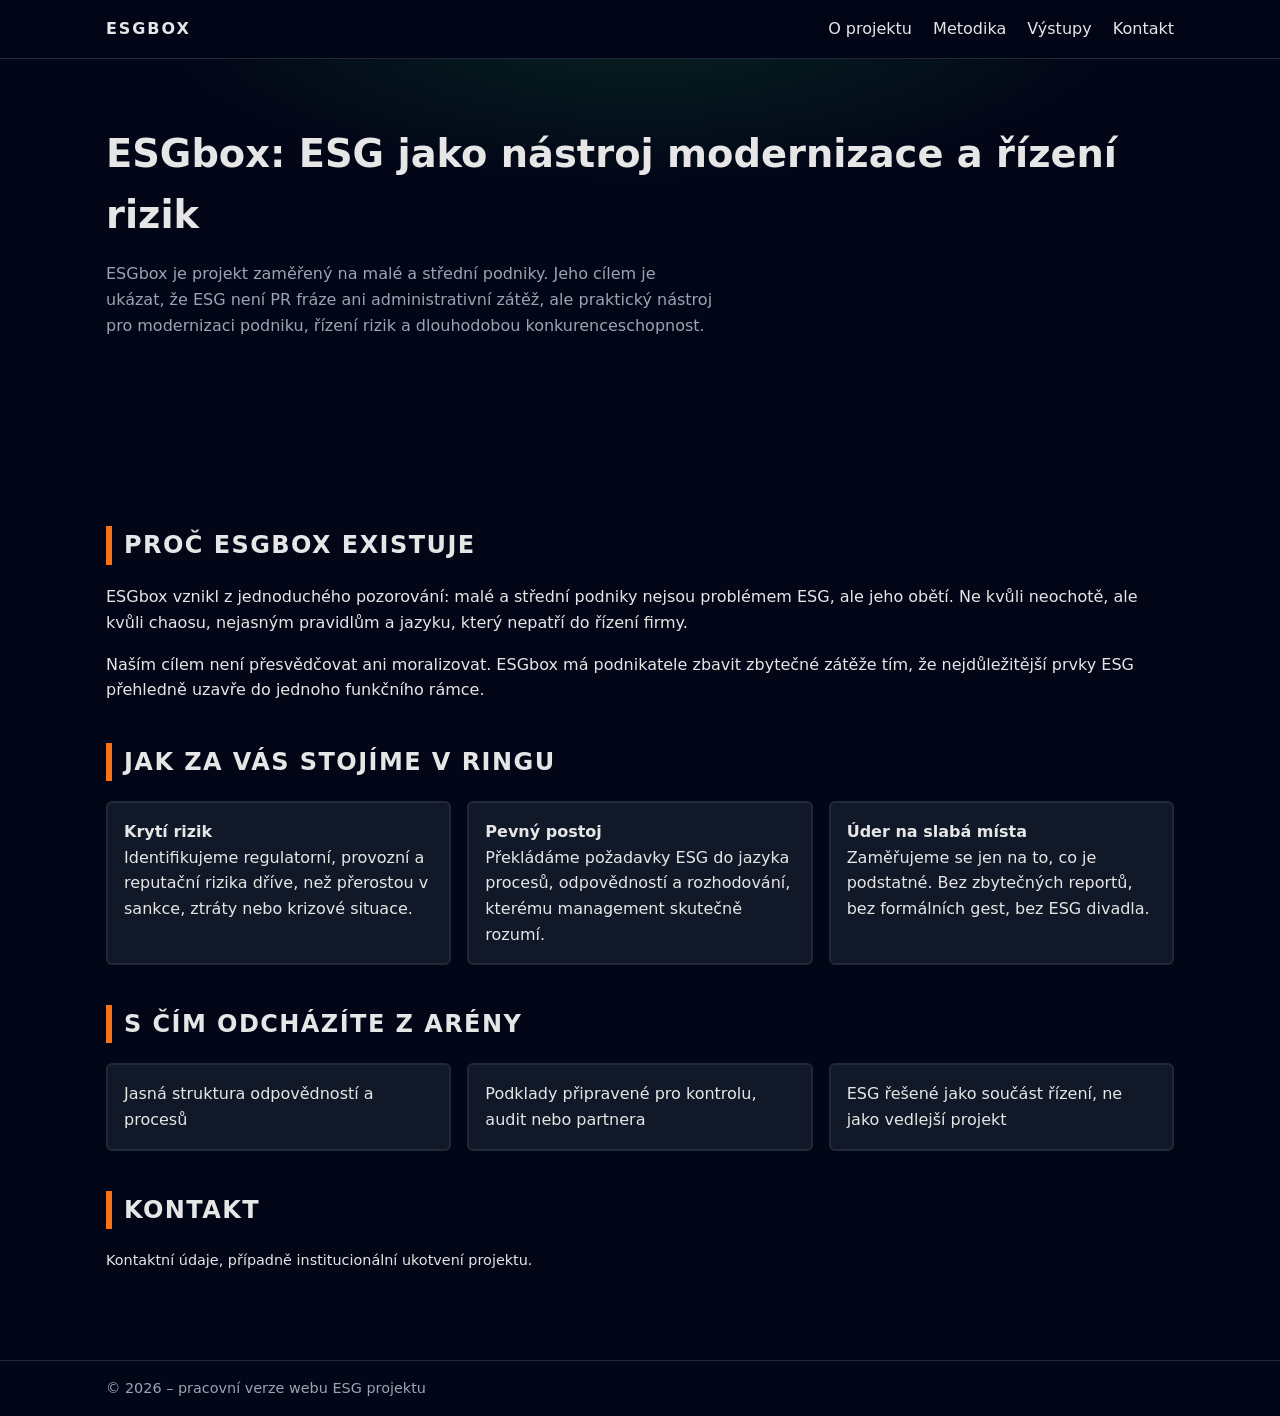
<file: Index.html>
<!DOCTYPE html>
<html lang="cs">
<head>
  <meta charset="utf-8" />
  <meta name="viewport" content="width=device-width, initial-scale=1" />
  <title>ESG Projekt – pracovní verze</title>
  <meta name="description" content="Základní kostra webu projektu zaměřeného na ESG." />
  <style>
    :root {
      /* ESGbox – box / fight identity */
      --bg: #0b0f14;          /* temná aréna */
      --fg: #e6e6e6;          /* čitelný text */
      --muted: #9aa4b2;       /* sekundární informace */
      --accent: #f97316;       /* industriální oranžová – box, varování, energie */
      --accent-2: #0ea5a5;    /* technická tyrkysová – systém, kontrola */    /* technická tyrkysová – systém, řád */
      --card: #111827;        /* krabice / box */
      --border: #1f2937;
      --maxw: 1100px;
    }
    * { box-sizing: border-box; }
    body {
      margin: 0; font-family: system-ui, -apple-system, Segoe UI, Roboto, Ubuntu, Cantarell, Noto Sans, Arial, sans-serif;
      background: linear-gradient(180deg, #020617, #020617 40%, #020617);
      color: var(--fg);
      line-height: 1.6;
    }
    a { color: var(--accent); text-decoration: none; }
    a:hover { text-decoration: underline; }
    header { border-bottom: 1px solid var(--border); background: rgba(2,6,23,.85); backdrop-filter: blur(6px); position: sticky; top: 0; z-index: 10; }
    .wrap { max-width: var(--maxw); margin: 0 auto; padding: 1rem; }
    nav { display: flex; gap: 1rem; align-items: center; justify-content: space-between; }
    .brand {
      font-weight: 800;
      letter-spacing: .12em;
      text-transform: uppercase;
    }
    .menu a { margin-left: 1rem; color: var(--fg); }
    .hero { padding: 3rem 1rem; background: radial-gradient(1200px 400px at 50% -10%, rgba(34,197,94,.15), transparent 40%); }
    .hero h1 { font-size: clamp(1.8rem, 3vw, 2.6rem); margin: 0 0 .5rem 0; }
    .hero p { color: var(--muted); max-width: 60ch; }
    main { padding: 2rem 1rem; }
    section { margin-bottom: 2.5rem; }
    h2 {
      border-left: 6px solid var(--accent);
      padding-left: .75rem;
      text-transform: uppercase;
      letter-spacing: .06em;
      color: var(--fg);
    }
    .grid { display: grid; grid-template-columns: repeat(auto-fit, minmax(240px, 1fr)); gap: 1rem; }
    .card {
      background: var(--card);
      border: 2px solid var(--border);
      border-radius: 6px; /* méně kulaté = techničtější */
      padding: 1rem;
    }
    footer { border-top: 1px solid var(--border); color: var(--muted); }
    .small { font-size: .9rem; }
  </style>
</head>
<body>
  <header>
    <div class="wrap">
      <nav>
        <div class="brand">ESGbox</div>
        <div class="menu">
          <a href="#o-projektu">O projektu</a>
          <a href="#metodika">Metodika</a>
          <a href="#vystupy">Výstupy</a>
          <a href="#kontakt">Kontakt</a>
        </div>
      </nav>
    </div>
  </header>

  <section class="hero">
    <div class="wrap">
      <h1>ESGbox: ESG jako nástroj modernizace a řízení rizik</h1>
      <p>ESGbox je projekt zaměřený na malé a střední podniky. Jeho cílem je ukázat, že ESG není PR fráze ani administrativní zátěž, ale praktický nástroj pro modernizaci podniku, řízení rizik a dlouhodobou konkurenceschopnost.</p>
    </div>
  </section>

  <main>
    <div class="wrap">
      <section id="o-projektu">
        <h2>Proč ESGbox existuje</h2>
        <p>ESGbox vznikl z jednoduchého pozorování: malé a střední podniky nejsou problémem ESG, ale jeho obětí. Ne kvůli neochotě, ale kvůli chaosu, nejasným pravidlům a jazyku, který nepatří do řízení firmy.</p>
        <p>Naším cílem není přesvědčovat ani moralizovat. ESGbox má podnikatele zbavit zbytečné zátěže tím, že nejdůležitější prvky ESG přehledně uzavře do jednoho funkčního rámce.</p>
      </section>

      <section id="metodika">
        <h2>Jak za vás stojíme v ringu</h2>
        <div class="grid">
          <div class="card">
            <strong>Krytí rizik</strong><br />
            Identifikujeme regulatorní, provozní a reputační rizika dříve, než přerostou v sankce, ztráty nebo krizové situace.
          </div>
          <div class="card">
            <strong>Pevný postoj</strong><br />
            Překládáme požadavky ESG do jazyka procesů, odpovědností a rozhodování, kterému management skutečně rozumí.
          </div>
          <div class="card">
            <strong>Úder na slabá místa</strong><br />
            Zaměřujeme se jen na to, co je podstatné. Bez zbytečných reportů, bez formálních gest, bez ESG divadla.
          </div>
        </div>
      </section>

      <section id="vystupy">
        <h2>S čím odcházíte z arény</h2>
        <div class="grid">
          <div class="card">Jasná struktura odpovědností a procesů</div>
          <div class="card">Podklady připravené pro kontrolu, audit nebo partnera</div>
          <div class="card">ESG řešené jako součást řízení, ne jako vedlejší projekt</div>
        </div>
      </section>

      <section id="kontakt">
        <h2>Kontakt</h2>
        <p class="small">Kontaktní údaje, případně institucionální ukotvení projektu.</p>
      </section>
    </div>
  </main>

  <footer>
    <div class="wrap small">© 2026 – pracovní verze webu ESG projektu</div>
  </footer>
</body>
</html>
</file>
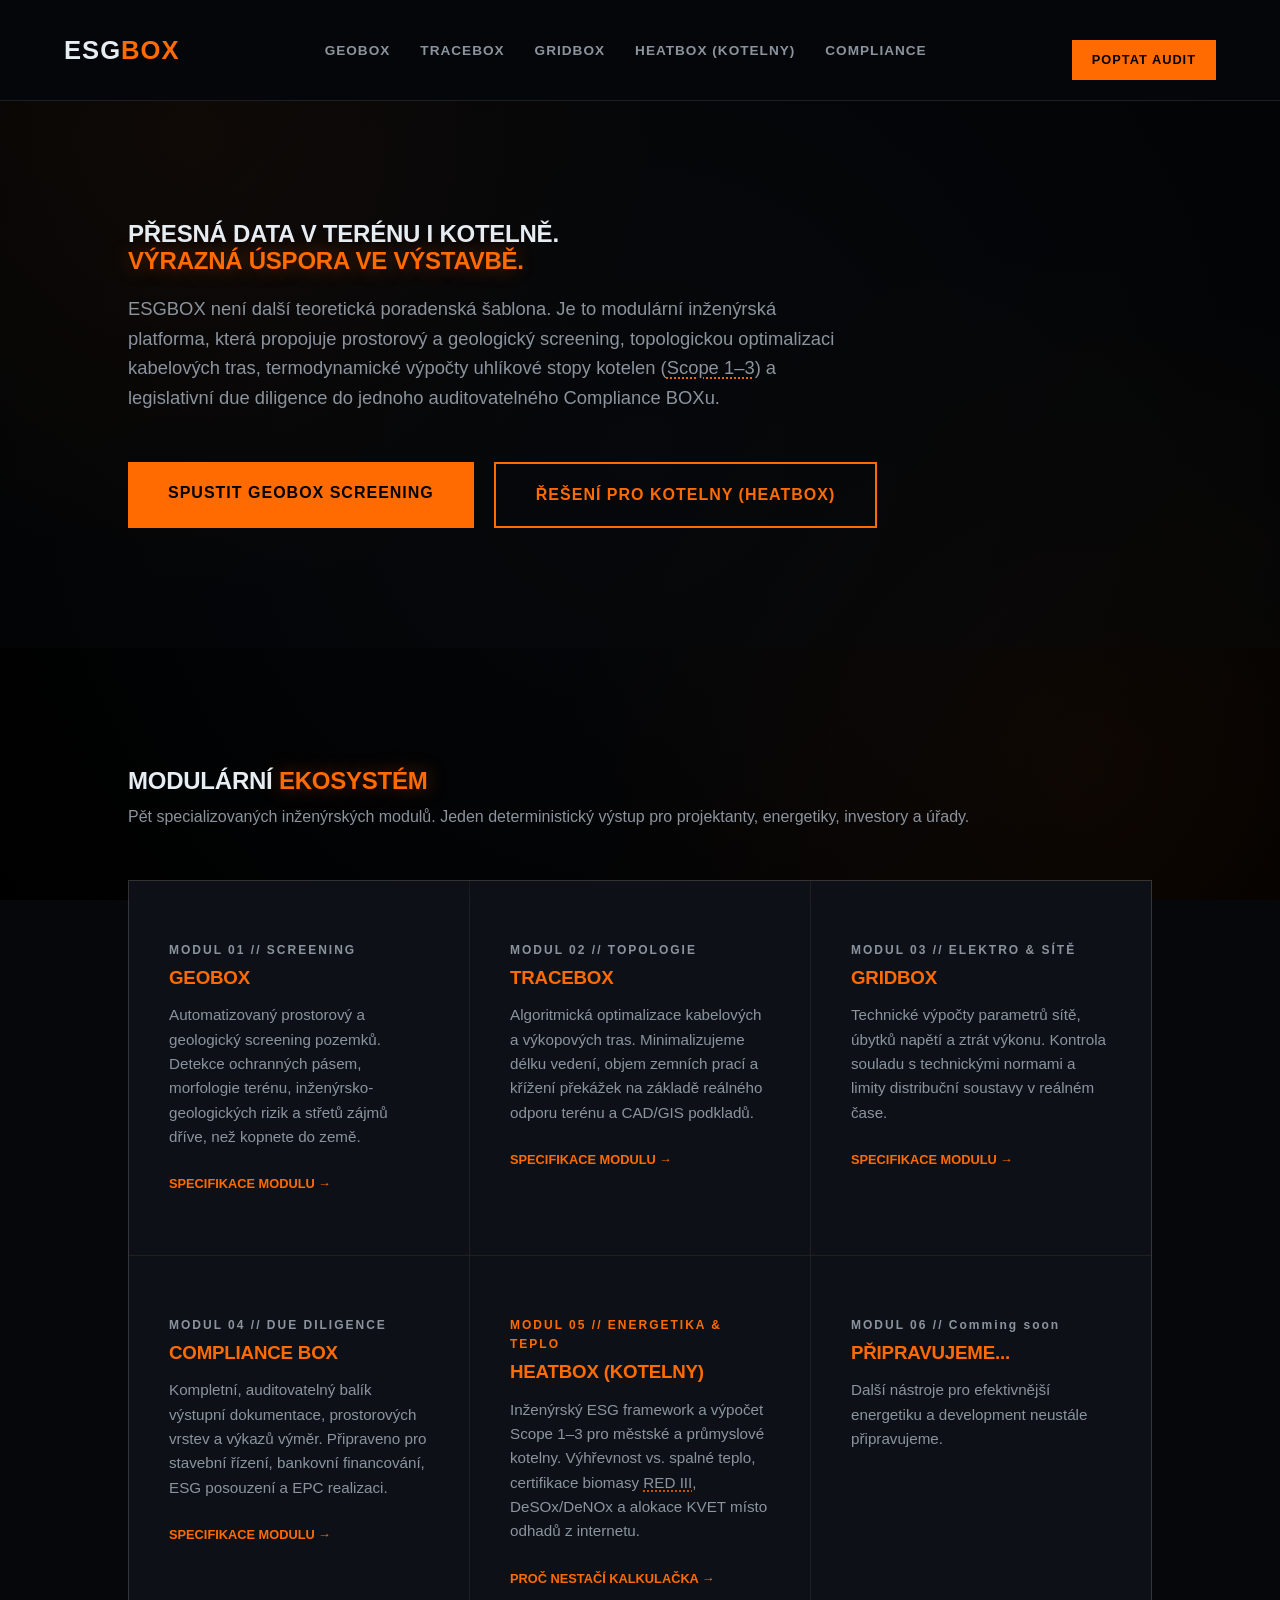
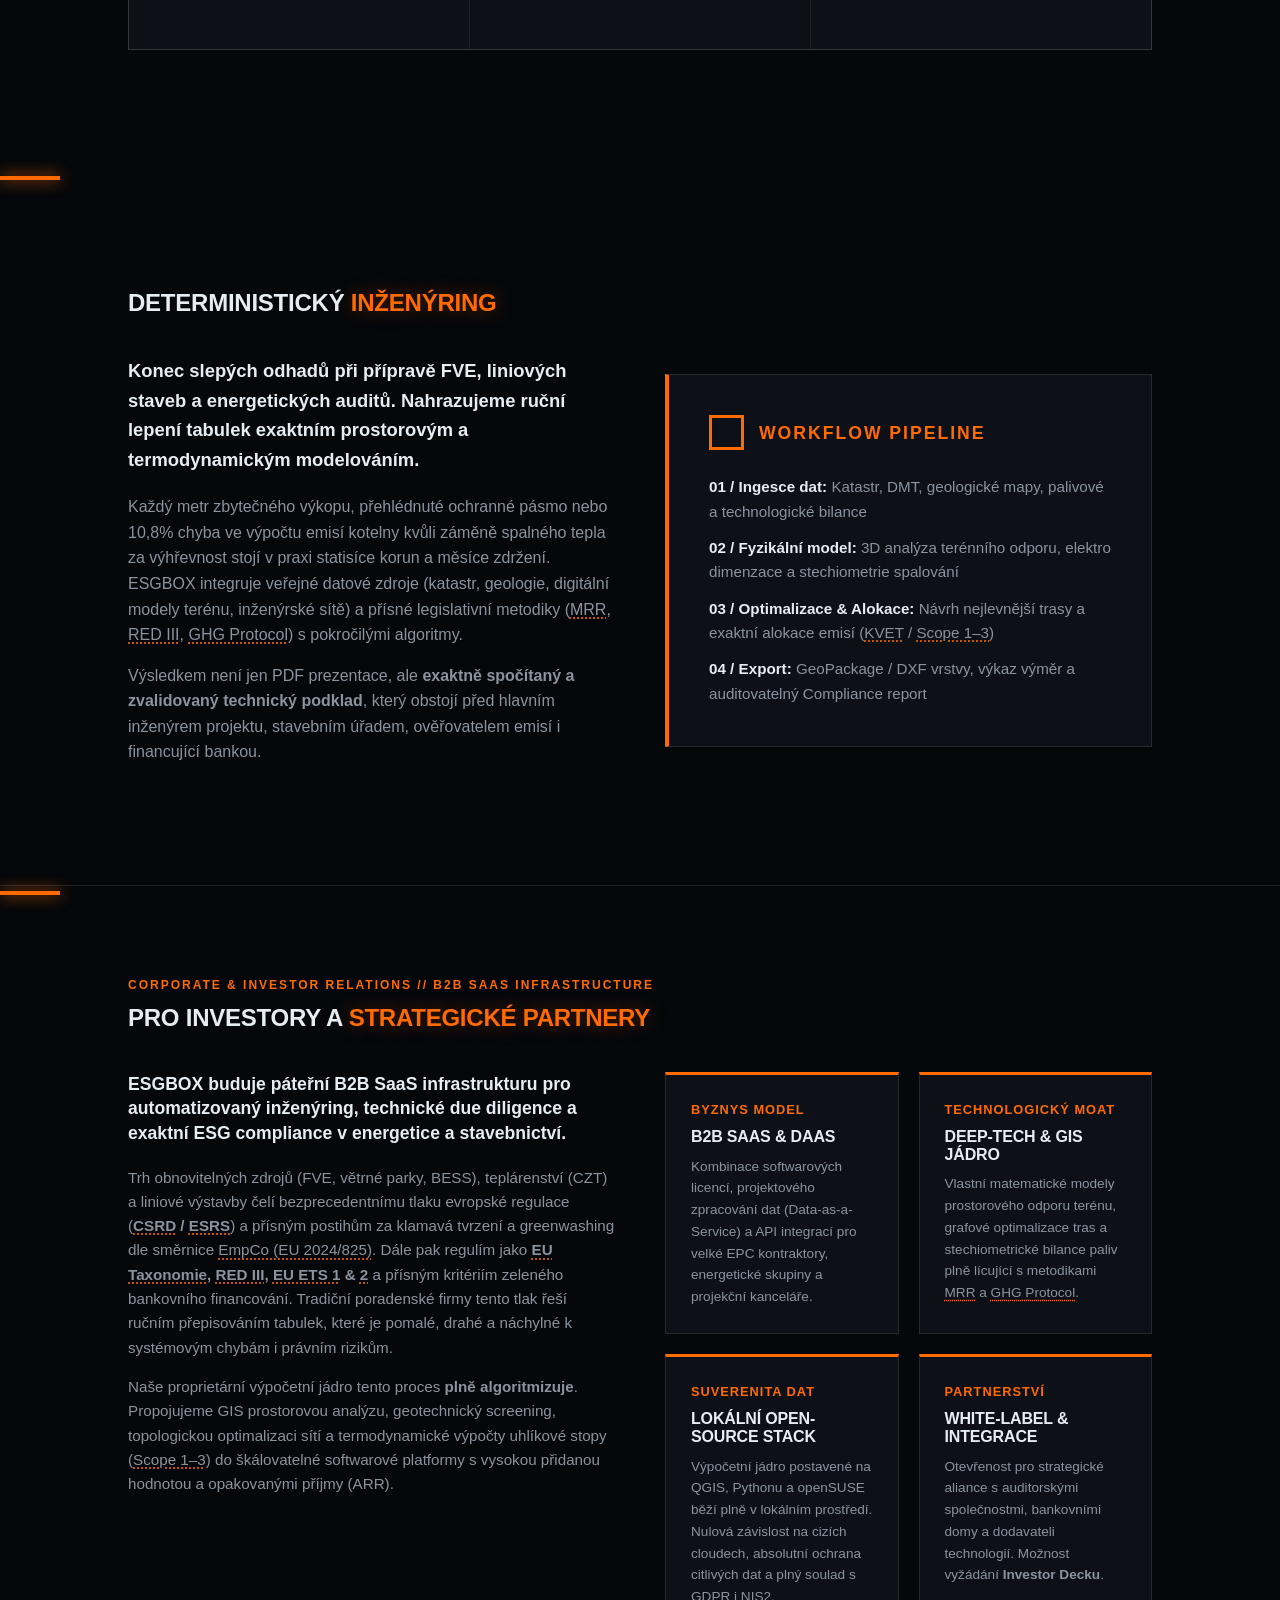
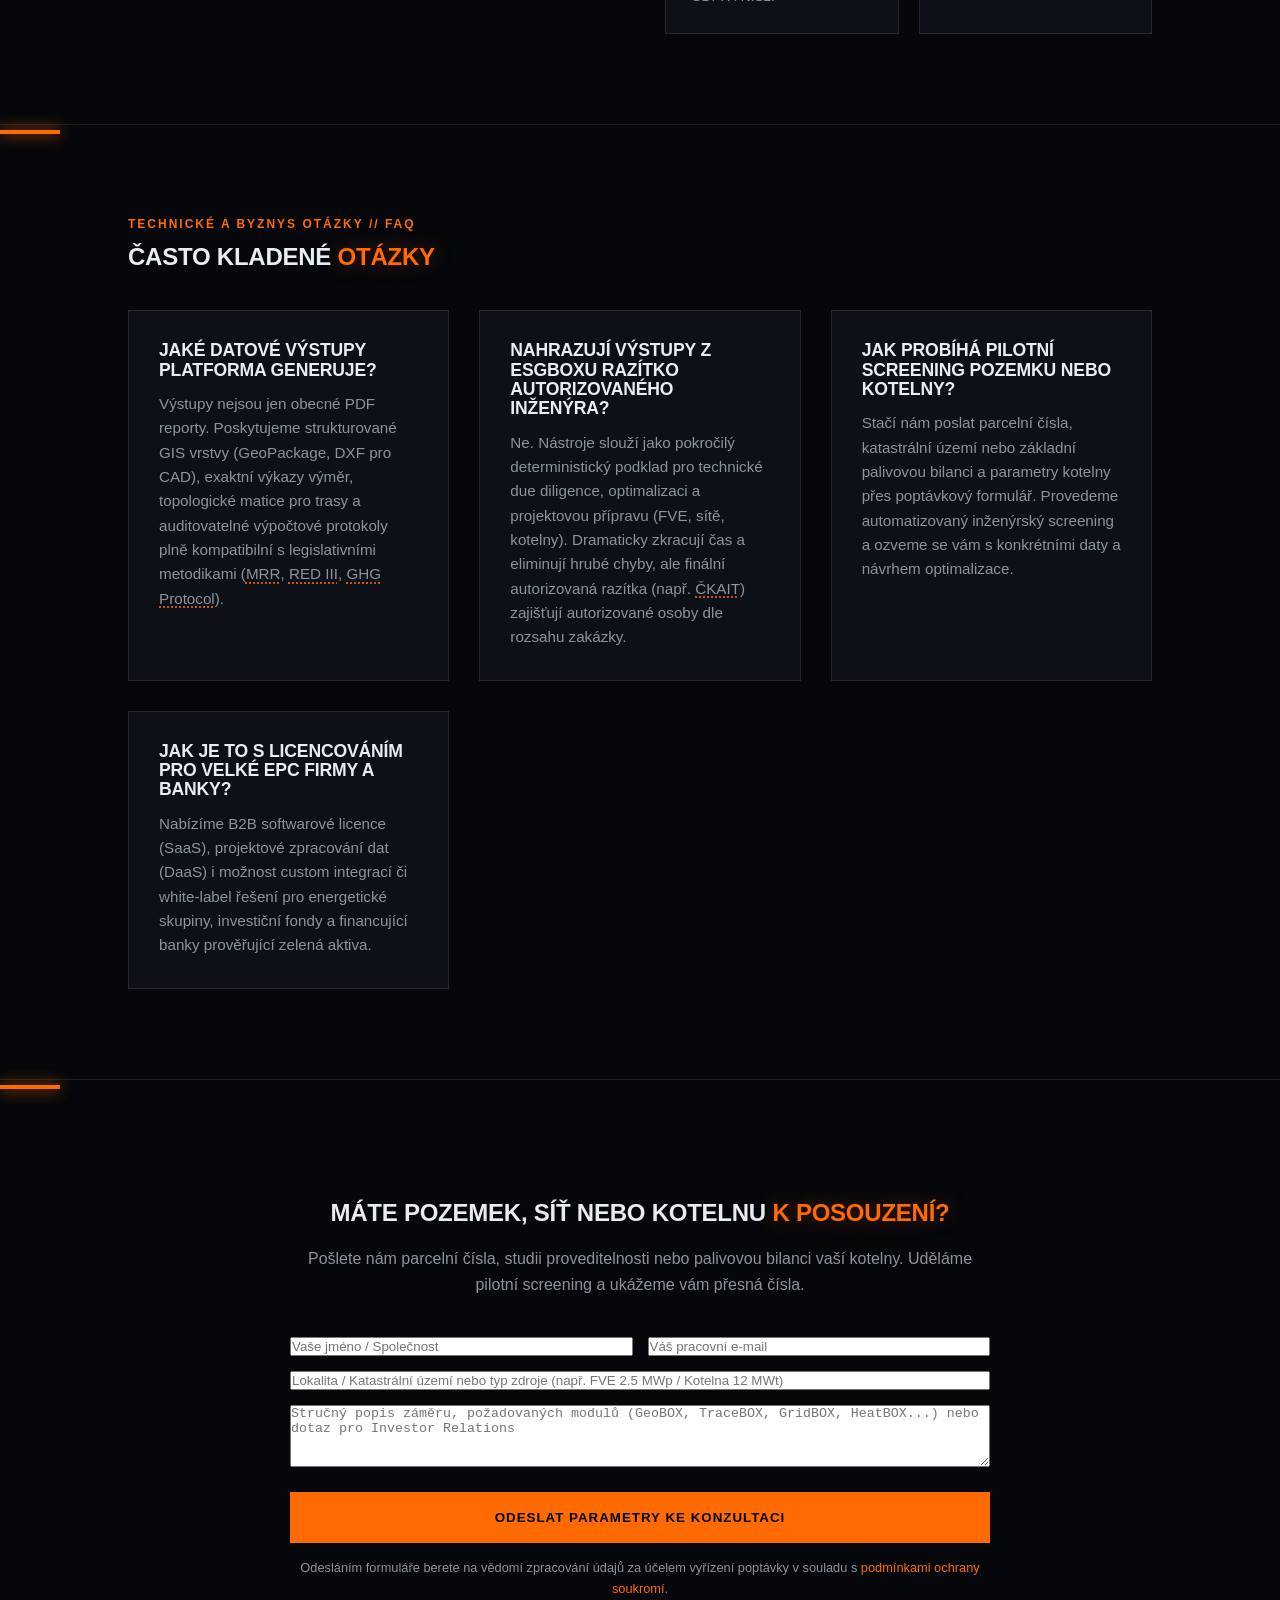
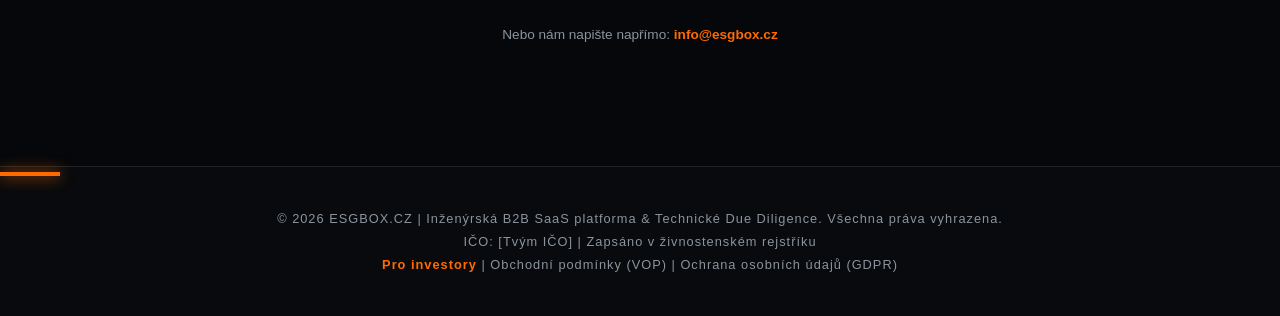
<file: index.html>
<!DOCTYPE html>
<html lang="cs">
<head>
    <meta charset="UTF-8">
    <meta name="viewport" content="width=device-width, initial-scale=1.0">
    <title>ESGBOX | Inženýrská B2B SaaS platforma pro FVE, výstavbu a energetiku</title>
    <meta name="description" content="Modulární inženýrská B2B SaaS platforma pro automatizovaný screening pozemků (GeoBOX), topologickou optimalizaci tras (TraceBOX), výpočty sítí (GridBOX), emise kotelen (HeatBOX) a ESG compliance.">
    
    <!-- Open Graph / Sociální sítě (LinkedIn, Facebook, Slack atd.) -->
    <meta property="og:type" content="website">
    <meta property="og:url" content="https://esgbox.cz/">
    <meta property="og:title" content="ESGBOX | Inženýrská B2B SaaS platforma">
    <meta property="og:description" content="Modulární inženýrská B2B SaaS platforma pro automatizovaný screening pozemků (GeoBOX), topologickou optimalizaci tras (TraceBOX), výpočty sítí (GridBOX), emise kotelen (HeatBOX) a ESG compliance.">
    <meta property="og:image" content="https://esgbox.cz/preview.jpg">

    <!-- Twitter Card -->
    <meta name="twitter:card" content="summary_large_image">
    <meta name="twitter:url" content="https://esgbox.cz/">
    <meta name="twitter:title" content="ESGBOX | Inženýrská B2B SaaS platforma">
    <meta name="twitter:description" content="Modulární inženýrská B2B SaaS platforma pro automatizovaný screening pozemků (GeoBOX), topologickou optimalizaci tras (TraceBOX), výpočty sítí (GridBOX), emise kotelen (HeatBOX) a ESG compliance.">
    <meta name="twitter:image" content="https://esgbox.cz/preview.jpg">
    <link rel="icon" type="image/png" href="favicon.ico">

    <link rel="stylesheet" href="styles.css">
    <style>
        /* Jemné technické zvýraznění pro legislativní a metodické odkazy v textu */
        .leg-link {
            color: inherit;
            text-decoration: underline;
            text-decoration-style: dotted;
            text-decoration-color: var(--accent-color, #FF7A00);
            text-underline-offset: 3px;
            transition: color 0.2s ease, text-decoration-style 0.2s ease;
        }
        .leg-link:hover {
            color: var(--accent-color, #FF7A00);
            text-decoration-style: solid;
        }
    </style>
</head>
<body>
<!-- Ukazatel scrollu (Scroll Progress Bar) -->
<div id="scroll-progress"></div>
    <!-- Navigace -->
    <nav>
        <a href="index.html" class="logo">ESG<span>BOX</span></a>
        <ul>
            <li><a href="services/analyza.html">GeoBOX</a></li>
            <li><a href="services/strategie.html">TraceBOX</a></li>
            <li><a href="services/monitoring.html">GridBOX</a></li>
            <li><a href="services/kotelny.html">HeatBOX (Kotelny)</a></li>
            <li><a href="services/organizace.html">Compliance</a></li>
        </ul>
        <a href="#contact" class="cta-button" style="padding: 10px 20px; font-size: 0.8rem;">Poptat audit</a>
    </nav>

    <!-- Hero Sekce -->
    <section id="hero" style="position: relative; overflow: hidden;">
      <!-- Pozadí s plynulou videosmyčkou deep-tech ESG energetiky -->
    <video autoplay muted loop playsinline style="position: absolute; top: 0; left: 0; width: 100%; height: 100%; object-fit: cover; z-index: 0; opacity: 0.8; pointer-events: none; -webkit-mask-image: radial-gradient(circle at center, black 40%, transparent 95%); mask-image: radial-gradient(circle at center, black 40%, transparent 95%);">
    <source src="assets/video.mp4" type="video/mp4">
    Váš prohlížeč nepodporuje přehrávání videí v pozadí.
</video>

      <!-- Tmavý překryv (overlay) pro zajištění maximální čitelnosti textu -->
      <div style="position: absolute; top: 0; left: 0; width: 100%; height: 100%; background: rgba(8, 10, 13, 0.4); z-index: 1; pointer-events: none;"></div>

      <!-- Obsah hero sekce musí mít vyšší z-index, aby byl nad videem -->
      <div class="hero-content" style="position: relative; z-index: 2;">
          <h1>Přesná data v terénu i kotelně. <br><span class="highlight">Výrazná úspora ve výstavbě.</span></h1>
          <p style="color: var(--text-dim); max-width: 720px; font-size: 1.15rem; margin-bottom: 30px; margin-top: 20px;">
              ESGBOX není další teoretická poradenská šablona. Je to modulární inženýrská platforma, která propojuje prostorový a geologický screening, topologickou optimalizaci kabelových tras, termodynamické výpočty uhlíkové stopy kotelen (<a href="https://ghgprotocol.org/corporate-standard" target="_blank" rel="noopener noreferrer" class="leg-link" title="GHG Protocol Corporate Accounting and Reporting Standard">Scope 1–3</a>) a legislativní due diligence do jednoho auditovatelného Compliance BOXu.
          </p>
          <div style="display: flex; gap: 20px; flex-wrap: wrap;">
              <a href="services/analyza.html" class="cta-button">Spustit GeoBOX screening</a>
              <a href="services/kotelny.html" class="cta-button" style="background: transparent; border: 2px solid var(--accent-color); color: var(--accent-color);">Řešení pro kotelny (HeatBOX)</a>
          </div>
      </div>
    </section>

    <!-- Services Grid - Rozcestník modulů -->
    <section id="services">
        <h2>Modulární <span class="highlight">Ekosystém</span></h2>
        <p style="color: var(--text-dim); margin-top: 10px;">Pět specializovaných inženýrských modulů. Jeden deterministický výstup pro projektanty, energetiky, investory a úřady.</p>
        
        <div class="services-grid">
            <!-- Modul 01: GeoBOX -->
            <div class="service-card" onclick="window.location.href='services/analyza.html'" style="cursor: pointer;">
                <div style="font-size: 0.75rem; color: var(--text-dim); letter-spacing: 2px; margin-bottom: 8px; font-weight: 700;">MODUL 01 // SCREENING</div>
                <h3>GeoBOX</h3>
                <p>Automatizovaný prostorový a geologický screening pozemků. Detekce ochranných pásem, morfologie terénu, inženýrsko-geologických rizik a střetů zájmů dříve, než kopnete do země.</p>
                <span style="color: var(--accent-color); font-size: 0.8rem; font-weight: 800; display: block; margin-top: 25px;">SPECIFIKACE MODULU →</span>
            </div>

            <!-- Modul 02: TraceBOX -->
            <div class="service-card" onclick="window.location.href='services/strategie.html'" style="cursor: pointer;">
                <div style="font-size: 0.75rem; color: var(--text-dim); letter-spacing: 2px; margin-bottom: 8px; font-weight: 700;">MODUL 02 // TOPOLOGIE</div>
                <h3>TraceBOX</h3>
                <p>Algoritmická optimalizace kabelových a výkopových tras. Minimalizujeme délku vedení, objem zemních prací a křížení překážek na základě reálného odporu terénu a CAD/GIS podkladů.</p>
                <span style="color: var(--accent-color); font-size: 0.8rem; font-weight: 800; display: block; margin-top: 25px;">SPECIFIKACE MODULU →</span>
            </div>

            <!-- Modul 03: GridBOX -->
            <div class="service-card" onclick="window.location.href='services/monitoring.html'" style="cursor: pointer;">
                <div style="font-size: 0.75rem; color: var(--text-dim); letter-spacing: 2px; margin-bottom: 8px; font-weight: 700;">MODUL 03 // ELEKTRO &amp; SÍTĚ</div>
                <h3>GridBOX</h3>
                <p>Technické výpočty parametrů sítě, úbytků napětí a ztrát výkonu. Kontrola souladu s technickými normami a limity distribuční soustavy v reálném čase.</p>
                <span style="color: var(--accent-color); font-size: 0.8rem; font-weight: 800; display: block; margin-top: 25px;">SPECIFIKACE MODULU →</span>
            </div>

            <!-- Modul 04: Compliance BOX -->
            <div class="service-card" onclick="window.location.href='services/organizace.html'" style="cursor: pointer;">
                <div style="font-size: 0.75rem; color: var(--text-dim); letter-spacing: 2px; margin-bottom: 8px; font-weight: 700;">MODUL 04 // DUE DILIGENCE</div>
                <h3>Compliance BOX</h3>
                <p>Kompletní, auditovatelný balík výstupní dokumentace, prostorových vrstev a výkazů výměr. Připraveno pro stavební řízení, bankovní financování, ESG posouzení a EPC realizaci.</p>
                <span style="color: var(--accent-color); font-size: 0.8rem; font-weight: 800; display: block; margin-top: 25px;">SPECIFIKACE MODULU →</span>
            </div>

            <!-- Modul 05: HeatBOX -->
            <div class="service-card" onclick="window.location.href='services/kotelny.html'" style="cursor: pointer;">
                <div style="font-size: 0.75rem; color: var(--accent-color); letter-spacing: 2px; margin-bottom: 8px; font-weight: 800;">MODUL 05 // ENERGETIKA &amp; TEPLO</div>
                <h3>HeatBOX (Kotelny)</h3>
                <p>Inženýrský ESG framework a výpočet Scope 1–3 pro městské a průmyslové kotelny. Výhřevnost vs. spalné teplo, certifikace biomasy <a href="https://eur-lex.europa.eu/legal-content/CS/TXT/?uri=CELEX:32023L2413" target="_blank" rel="noopener noreferrer" class="leg-link" onclick="event.stopPropagation();" title="Směrnice (EU) 2023/2413 o podpoře využívání energie z obnovitelných zdrojů">RED III</a>, DeSOx/DeNOx a alokace KVET místo odhadů z internetu.</p>
                <span style="color: var(--accent-color); font-size: 0.8rem; font-weight: 800; display: block; margin-top: 25px;">PROČ NESTAČÍ KALKULAČKA →</span>
            </div>
             <!-- Modul 06: Comming soon -->
            <div class="service-card"  style="cursor: pointer;">
                <div style="font-size: 0.75rem; color: var(--text-dim); letter-spacing: 2px; margin-bottom: 8px; font-weight: 700;">MODUL 06 // Comming soon</div>
                <h3>Připravujeme...</h3>
                <p>Další nástroje pro efektivnější energetiku a development neustále připravujeme.</p>
            </div>
        </div>
    </section>

    <!-- O projektu / Architektura řešení -->
    <section id="about">
        <h2>Deterministický <span class="highlight">Inženýring</span></h2>
        <div style="display: grid; grid-template-columns: repeat(auto-fit, minmax(320px, 1fr)); gap: 50px; align-items: center; margin-top: 40px;">
            <div>
                <p style="color: var(--text-main); font-size: 1.15rem; font-weight: 600; margin-bottom: 20px;">
                    Konec slepých odhadů při přípravě FVE, liniových staveb a energetických auditů. Nahrazujeme ruční lepení tabulek exaktním prostorovým a termodynamickým modelováním.
                </p>
                <p style="color: var(--text-dim);">
                    Každý metr zbytečného výkopu, přehlédnuté ochranné pásmo nebo 10,8% chyba ve výpočtu emisí kotelny kvůli záměně spalného tepla za výhřevnost stojí v praxi statisíce korun a měsíce zdržení. ESGBOX integruje veřejné datové zdroje (katastr, geologie, digitální modely terénu, inženýrské sítě) a přísné legislativní metodiky (<a href="https://eur-lex.europa.eu/legal-content/CS/TXT/?uri=CELEX:32018R2066" target="_blank" rel="noopener noreferrer" class="leg-link" title="Prováděcí nařízení Komise (EU) 2018/2066 o monitorování a vykazování emisí skleníkových plynů">MRR</a>, <a href="https://eur-lex.europa.eu/legal-content/CS/TXT/?uri=CELEX:32023L2413" target="_blank" rel="noopener noreferrer" class="leg-link" title="Směrnice Evropského parlamentu a Rady (EU) 2023/2413 (RED III)">RED III</a>, <a href="https://ghgprotocol.org/" target="_blank" rel="noopener noreferrer" class="leg-link" title="Greenhouse Gas Protocol">GHG Protocol</a>) s pokročilými algoritmy.
                </p>
                <p style="color: var(--text-dim); margin-top: 15px;">
                    Výsledkem není jen PDF prezentace, ale <strong>exaktně spočítaný a zvalidovaný technický podklad</strong>, který obstojí před hlavním inženýrem projektu, stavebním úřadem, ověřovatelem emisí i financující bankou.
                </p>
            </div>
            
            <!-- Technický box s metrikami -->
            <div style="background: var(--card-bg); padding: 40px; border: 1px solid var(--border-color); border-left: 4px solid var(--accent-color); position: relative;">
                <div style="display: flex; align-items: center; gap: 15px; margin-bottom: 25px;">
                    <div style="width: 35px; height: 35px; border: 3px solid var(--accent-color);"></div>
                    <span style="color: var(--accent-color); font-weight: 900; font-size: 1.1rem; letter-spacing: 2px;">WORKFLOW PIPELINE</span>
                </div>
                <ul style="list-style: none; color: var(--text-dim); font-size: 0.95rem;">
                    <li style="margin-bottom: 12px;"><strong style="color: var(--text-main);">01 / Ingesce dat:</strong> Katastr, DMT, geologické mapy, palivové a technologické bilance</li>
                    <li style="margin-bottom: 12px;"><strong style="color: var(--text-main);">02 / Fyzikální model:</strong> 3D analýza terénního odporu, elektro dimenzace a stechiometrie spalování</li>
                    <li style="margin-bottom: 12px;"><strong style="color: var(--text-main);">03 / Optimalizace &amp; Alokace:</strong> Návrh nejlevnější trasy a exaktní alokace emisí (<a href="https://eur-lex.europa.eu/legal-content/CS/TXT/?uri=CELEX:32023L1791" target="_blank" rel="noopener noreferrer" class="leg-link" title="Směrnice (EU) 2023/1791 o energetické účinnosti (vysokoúčinná KVET)">KVET</a> / <a href="https://ghgprotocol.org/corporate-standard" target="_blank" rel="noopener noreferrer" class="leg-link" title="GHG Protocol Scope 1–3">Scope 1–3</a>)</li>
                    <li><strong style="color: var(--text-main);">04 / Export:</strong> GeoPackage / DXF vrstvy, výkaz výměr a auditovatelný Compliance report</li>
                </ul>
            </div>
        </div>
    </section>

    <!-- Sekce Pro investory a strategické partnery (SEO & B2B SaaS Positioning) -->
    <section id="investors" style="border-top: 1px solid var(--border-color); padding-top: 90px; padding-bottom: 90px;">
        <div style="font-size: 0.75rem; color: var(--accent-color); letter-spacing: 2px; margin-bottom: 10px; font-weight: 800; text-transform: uppercase;">
            CORPORATE &amp; INVESTOR RELATIONS // B2B SAAS INFRASTRUCTURE
        </div>
        <h2>Pro investory a <span class="highlight">Strategické partnery</span></h2>
        
        <div style="display: grid; grid-template-columns: repeat(auto-fit, minmax(320px, 1fr)); gap: 50px; margin-top: 40px; align-items: start;">
            
            <!-- Levý sloupec: B2B SaaS vize a SEO klíčová slova -->
            <div>
                <p style="color: var(--text-main); font-size: 1.1rem; font-weight: 600; margin-bottom: 20px; line-height: 1.4;">
                    ESGBOX buduje páteřní B2B SaaS infrastrukturu pro automatizovaný inženýring, technické due diligence a exaktní ESG compliance v energetice a stavebnictví.
                </p>
                <p style="color: var(--text-dim); font-size: 0.95rem; margin-bottom: 15px;">
                    Trh obnovitelných zdrojů (FVE, větrné parky, BESS), teplárenství (CZT) a liniové výstavby čelí bezprecedentnímu tlaku evropské regulace (<strong><a href="https://eur-lex.europa.eu/legal-content/CS/TXT/?uri=CELEX:32022L2464" target="_blank" rel="noopener noreferrer" class="leg-link" title="Směrnice (EU) 2022/2464 o podávání zpráv podniků o udržitelnosti (CSRD)">CSRD</a> / <a href="https://eur-lex.europa.eu/legal-content/CS/TXT/?uri=CELEX:32023R2772" target="_blank" rel="noopener noreferrer" class="leg-link" title="Nařízení Komise v přenesené pravomoci (EU) 2023/2772 – Evropské standardy pro podávání zpráv o udržitelnosti (ESRS)">ESRS</a></strong>) a přísným postihům za klamavá tvrzení a greenwashing dle směrnice <a href="https://eur-lex.europa.eu/legal-content/CS/TXT/?uri=CELEX:32024L0825" target="_blank" rel="noopener noreferrer" class="leg-link" title="Směrnice (EU) 2024/825 o posílení postavení spotřebitelů pro ekologickou transformaci (EmpCo)">EmpCo (EU 2024/825)</a>. Dále pak regulím jako <strong><a href="https://eur-lex.europa.eu/legal-content/CS/TXT/?uri=CELEX:32020R0852" target="_blank" rel="noopener noreferrer" class="leg-link" title="Nařízení (EU) 2020/852 o zřízení rámce pro usnadnění udržitelných investic (EU Taxonomie)">EU Taxonomie</a>, <a href="https://eur-lex.europa.eu/legal-content/CS/TXT/?uri=CELEX:32023L2413" target="_blank" rel="noopener noreferrer" class="leg-link" title="Směrnice (EU) 2023/2413 o podpoře využívání energie z obnovitelných zdrojů (RED III)">RED III</a>, <a href="https://eur-lex.europa.eu/legal-content/CS/TXT/?uri=CELEX:32003L0087" target="_blank" rel="noopener noreferrer" class="leg-link" title="Směrnice 2003/87/ES o vytvoření systému pro obchodování s povolenkami na emise skleníkových plynů (EU ETS 1)">EU ETS 1</a> &amp; <a href="https://eur-lex.europa.eu/legal-content/CS/TXT/?uri=CELEX:32023L0959" target="_blank" rel="noopener noreferrer" class="leg-link" title="Směrnice (EU) 2023/959, kterou se mění směrnice 2003/87/ES a zavádí systém obchodování s emisemi pro budovy a silniční dopravu (EU ETS 2)">2</a></strong> a přísným kritériím zeleného bankovního financování. Tradiční poradenské firmy tento tlak řeší ručním přepisováním tabulek, které je pomalé, drahé a náchylné k systémovým chybám i právním rizikům.
                </p>
                <p style="color: var(--text-dim); font-size: 0.95rem;">
                    Naše proprietární výpočetní jádro tento proces <strong>plně algoritmizuje</strong>. Propojujeme GIS prostorovou analýzu, geotechnický screening, topologickou optimalizaci sítí a termodynamické výpočty uhlíkové stopy (<a href="https://ghgprotocol.org/corporate-standard" target="_blank" rel="noopener noreferrer" class="leg-link" title="GHG Protocol Corporate Standard">Scope 1–3</a>) do škálovatelné softwarové platformy s vysokou přidanou hodnotou a opakovanými příjmy (ARR).
                </p>
            </div>

            <!-- Pravý sloupec: Strukturované pilíře byznys modelu -->
            <div style="display: grid; grid-template-columns: repeat(auto-fit, minmax(220px, 1fr)); gap: 20px;">
                
                <div style="background: var(--card-bg); padding: 25px; border: 1px solid var(--border-color); border-top: 3px solid var(--accent-color);">
                    <div style="color: var(--accent-color); font-weight: 900; font-size: 0.8rem; letter-spacing: 1px; margin-bottom: 8px;">BYZNYS MODEL</div>
                    <h3 style="font-size: 1rem; color: var(--text-main); margin-bottom: 10px;">B2B SaaS &amp; DaaS</h3>
                    <p style="color: var(--text-dim); font-size: 0.85rem;">
                        Kombinace softwarových licencí, projektového zpracování dat (Data-as-a-Service) a API integrací pro velké EPC kontraktory, energetické skupiny a projekční kanceláře.
                    </p>
                </div>

                <div style="background: var(--card-bg); padding: 25px; border: 1px solid var(--border-color); border-top: 3px solid var(--accent-color);">
                    <div style="color: var(--accent-color); font-weight: 900; font-size: 0.8rem; letter-spacing: 1px; margin-bottom: 8px;">TECHNOLOGICKÝ MOAT</div>
                    <h3 style="font-size: 1rem; color: var(--text-main); margin-bottom: 10px;">Deep-Tech &amp; GIS Jádro</h3>
                    <p style="color: var(--text-dim); font-size: 0.85rem;">
                        Vlastní matematické modely prostorového odporu terénu, grafové optimalizace tras a stechiometrické bilance paliv plně lícující s metodikami <a href="https://eur-lex.europa.eu/legal-content/CS/TXT/?uri=CELEX:32018R2066" target="_blank" rel="noopener noreferrer" class="leg-link" title="Prováděcí nařízení Komise (EU) 2018/2066 (MRR)">MRR</a> a <a href="https://ghgprotocol.org/" target="_blank" rel="noopener noreferrer" class="leg-link" title="Greenhouse Gas Protocol">GHG Protocol</a>.
                    </p>
                </div>

                <!-- Pilíř zaměřený na lokální Open-Source stack a suverenitu dat -->
                <div style="background: var(--card-bg); padding: 25px; border: 1px solid var(--border-color); border-top: 3px solid var(--accent-color);">
                    <div style="color: var(--accent-color); font-weight: 900; font-size: 0.8rem; letter-spacing: 1px; margin-bottom: 8px;">SUVERENITA DAT</div>
                    <h3 style="font-size: 1rem; color: var(--text-main); margin-bottom: 10px;">Lokální Open-Source Stack</h3>
                    <p style="color: var(--text-dim); font-size: 0.85rem;">
                        Výpočetní jádro postavené na QGIS, Pythonu a openSUSE běží plně v lokálním prostředí. Nulová závislost na cizích cloudech, absolutní ochrana citlivých dat a plný soulad s GDPR i NIS2.
                    </p>
                </div>

                <div style="background: var(--card-bg); padding: 25px; border: 1px solid var(--border-color); border-top: 3px solid var(--accent-color);">
                    <div style="color: var(--accent-color); font-weight: 900; font-size: 0.8rem; letter-spacing: 1px; margin-bottom: 8px;">PARTNERSTVÍ</div>
                    <h3 style="font-size: 1rem; color: var(--text-main); margin-bottom: 10px;">White-Label &amp; Integrace</h3>
                    <p style="color: var(--text-dim); font-size: 0.85rem;">
                        Otevřenost pro strategické aliance s auditorskými společnostmi, bankovními domy a dodavateli technologií. Možnost vyžádání <strong>Investor Decku</strong>.
                    </p>
                </div>

            </div>
        </div>
    </section>

    <!-- FAQ Sekce -->
    <section id="faq" style="border-top: 1px solid var(--border-color); padding-top: 90px; padding-bottom: 90px;">
        <div style="font-size: 0.75rem; color: var(--accent-color); letter-spacing: 2px; margin-bottom: 10px; font-weight: 800; text-transform: uppercase;">
            TECHNICKÉ A BYZNYS OTÁZKY // FAQ
        </div>
        <h2>Často kladené <span class="highlight">Otázky</span></h2>
        
        <div style="display: grid; grid-template-columns: repeat(auto-fit, minmax(320px, 1fr)); gap: 30px; margin-top: 40px;">
            
            <!-- FAQ Item 1 -->
            <div style="background: var(--card-bg); padding: 30px; border: 1px solid var(--border-color);">
                <h3 style="font-size: 1.1rem; color: var(--text-main); margin-bottom: 12px;">Jaké datové výstupy platforma generuje?</h3>
                <p style="color: var(--text-dim); font-size: 0.95rem; line-height: 1.6;">
                    Výstupy nejsou jen obecné PDF reporty. Poskytujeme strukturované GIS vrstvy (GeoPackage, DXF pro CAD), exaktní výkazy výměr, topologické matice pro trasy a auditovatelné výpočtové protokoly plně kompatibilní s legislativními metodikami (<a href="https://eur-lex.europa.eu/legal-content/CS/TXT/?uri=CELEX:32018R2066" target="_blank" rel="noopener noreferrer" class="leg-link" title="Prováděcí nařízení Komise (EU) 2018/2066 (MRR)">MRR</a>, <a href="https://eur-lex.europa.eu/legal-content/CS/TXT/?uri=CELEX:32023L2413" target="_blank" rel="noopener noreferrer" class="leg-link" title="Směrnice (EU) 2023/2413 (RED III)">RED III</a>, <a href="https://ghgprotocol.org/" target="_blank" rel="noopener noreferrer" class="leg-link" title="Greenhouse Gas Protocol">GHG Protocol</a>).
                </p>
            </div>

            <!-- FAQ Item 2 -->
            <div style="background: var(--card-bg); padding: 30px; border: 1px solid var(--border-color);">
                <h3 style="font-size: 1.1rem; color: var(--text-main); margin-bottom: 12px;">Nahrazují výstupy z ESGBOXu razítko autorizovaného inženýra?</h3>
                <p style="color: var(--text-dim); font-size: 0.95rem; line-height: 1.6;">
                    Ne. Nástroje slouží jako pokročilý deterministický podklad pro technické due diligence, optimalizaci a projektovou přípravu (FVE, sítě, kotelny). Dramaticky zkracují čas a eliminují hrubé chyby, ale finální autorizovaná razítka (např. <a href="https://www.ckait.cz/" target="_blank" rel="noopener noreferrer" class="leg-link" title="Česká komora autorizovaných inženýrů a techniků činných ve výstavbě">ČKAIT</a>) zajišťují autorizované osoby dle rozsahu zakázky.
                </p>
            </div>

            <!-- FAQ Item 3 -->
            <div style="background: var(--card-bg); padding: 30px; border: 1px solid var(--border-color);">
                <h3 style="font-size: 1.1rem; color: var(--text-main); margin-bottom: 12px;">Jak probíhá pilotní screening pozemku nebo kotelny?</h3>
                <p style="color: var(--text-dim); font-size: 0.95rem; line-height: 1.6;">
                    Stačí nám poslat parcelní čísla, katastrální území nebo základní palivovou bilanci a parametry kotelny přes poptávkový formulář. Provedeme automatizovaný inženýrský screening a ozveme se vám s konkrétními daty a návrhem optimalizace.
                </p>
            </div>

            <!-- FAQ Item 4 -->
            <div style="background: var(--card-bg); padding: 30px; border: 1px solid var(--border-color);">
                <h3 style="font-size: 1.1rem; color: var(--text-main); margin-bottom: 12px;">Jak je to s licencováním pro velké EPC firmy a banky?</h3>
                <p style="color: var(--text-dim); font-size: 0.95rem; line-height: 1.6;">
                    Nabízíme B2B softwarové licence (SaaS), projektové zpracování dat (DaaS) i možnost custom integrací či white-label řešení pro energetické skupiny, investiční fondy a financující banky prověřující zelená aktiva.
                </p>
            </div>

        </div>
    </section>

    <!-- Kontakt & Poptávka -->
    <section id="contact" style="border-top: 1px solid var(--border-color);">
        <div style="max-width: 700px; margin: 0 auto; text-align: center;">
            <h2>Máte pozemek, síť nebo kotelnu <span class="highlight">K posouzení?</span></h2>
            <p style="margin-top: 20px; margin-bottom: 40px; color: var(--text-dim);">
                Pošlete nám parcelní čísla, studii proveditelnosti nebo palivovou bilanci vaší kotelny. Uděláme pilotní screening a ukážeme vám přesná čísla.
            </p>
            
            <form action="https://api.web3forms.com/submit" method="POST" style="display: grid; gap: 15px; text-align: left;">
                <!-- Web3Forms Access Key -->
                <input type="hidden" name="apikey" value="874bbd70-4fda-43f8-a46a-36717f3061a6">
                
                <!-- Honeypot past na boty -->
                <input type="checkbox" name="botcheck" class="hidden" style="display: none !important;" autocomplete="off">

                <div style="display: grid; grid-template-columns: repeat(auto-fit, minmax(250px, 1fr)); gap: 15px;">
                    <input type="text" name="Jmeno" placeholder="Vaše jméno / Společnost" required class="form-input">
                    <input type="email" name="Email" placeholder="Váš pracovní e-mail" required class="form-input">
                </div>
                
                <input type="text" name="Lokalita_Projekt" placeholder="Lokalita / Katastrální území nebo typ zdroje (např. FVE 2.5 MWp / Kotelna 12 MWt)" class="form-input">
                <textarea name="Zprava" rows="4" placeholder="Stručný popis záměru, požadovaných modulů (GeoBOX, TraceBOX, GridBOX, HeatBOX...) nebo dotaz pro Investor Relations" class="form-input"></textarea>
                
                <button type="submit" class="cta-button" style="width: 100%; text-align: center; margin-top: 10px;">Odeslat parametry ke konzultaci</button>
            </form>
            
            <p style="font-size: 0.8rem; color: var(--text-dim); margin-top: 15px; text-align: center;">
                Odesláním formuláře berete na vědomí zpracování údajů za účelem vyřízení poptávky v souladu s <a href="gdpr.html" style="color: var(--accent-color); text-decoration: none;">podmínkami ochrany soukromí</a>.
            </p>
            
            <p style="margin-top: 25px; font-size: 0.85rem; color: var(--text-dim);">
                Nebo nám napište napřímo: <a href="mailto:info@esgbox.cz" style="color: var(--accent-color); text-decoration: none; font-weight: 700;">info@esgbox.cz</a>
            </p>
        </div>
    </section>

    <!-- Patička -->
    <footer style="padding: 40px 10%; border-top: 1px solid var(--border-color); text-align: center; font-size: 0.8rem; color: var(--text-dim); background: #080a0d;">
        <p style="letter-spacing: 1px; line-height: 1.8;">
            &copy; 2026 ESGBOX.CZ | Inženýrská B2B SaaS platforma &amp; Technické Due Diligence. Všechna práva vyhrazena.<br>
            IČO: [Tvým IČO] | Zapsáno v živnostenském rejstříku<br>
            <a href="#investors" style="color: var(--accent-color); text-decoration: none; font-weight: 700;">Pro investory</a> | 
            <a href="podminky.html" style="color: var(--text-dim); text-decoration: none;">Obchodní podmínky (VOP)</a> | 
            <a href="gdpr.html" style="color: var(--text-dim); text-decoration: none;">Ochrana osobních údajů (GDPR)</a>
        </p>
    </footer>

    <!-- Cookies Lišta -->
    <div id="cookie-banner" style="display: none;">
        <p>
            Tento web používá k měření návštěvnosti analytické cookies (Google Analytics). Pokračováním v prohlížení souhlasíte s jejich využitím v souladu s našimi <a href="gdpr.html">podmínkami ochrany soukromí</a>.
        </p>
        <div class="cookie-buttons">
            <button class="cookie-btn" onclick="rejectCookies()">Pouze nezbytné</button>
            <button class="cookie-btn accept" onclick="acceptCookies()">Přijmout vše</button>
        </div>
    </div>

    <script src="script.js"></script>
</body>
</html>
</file>
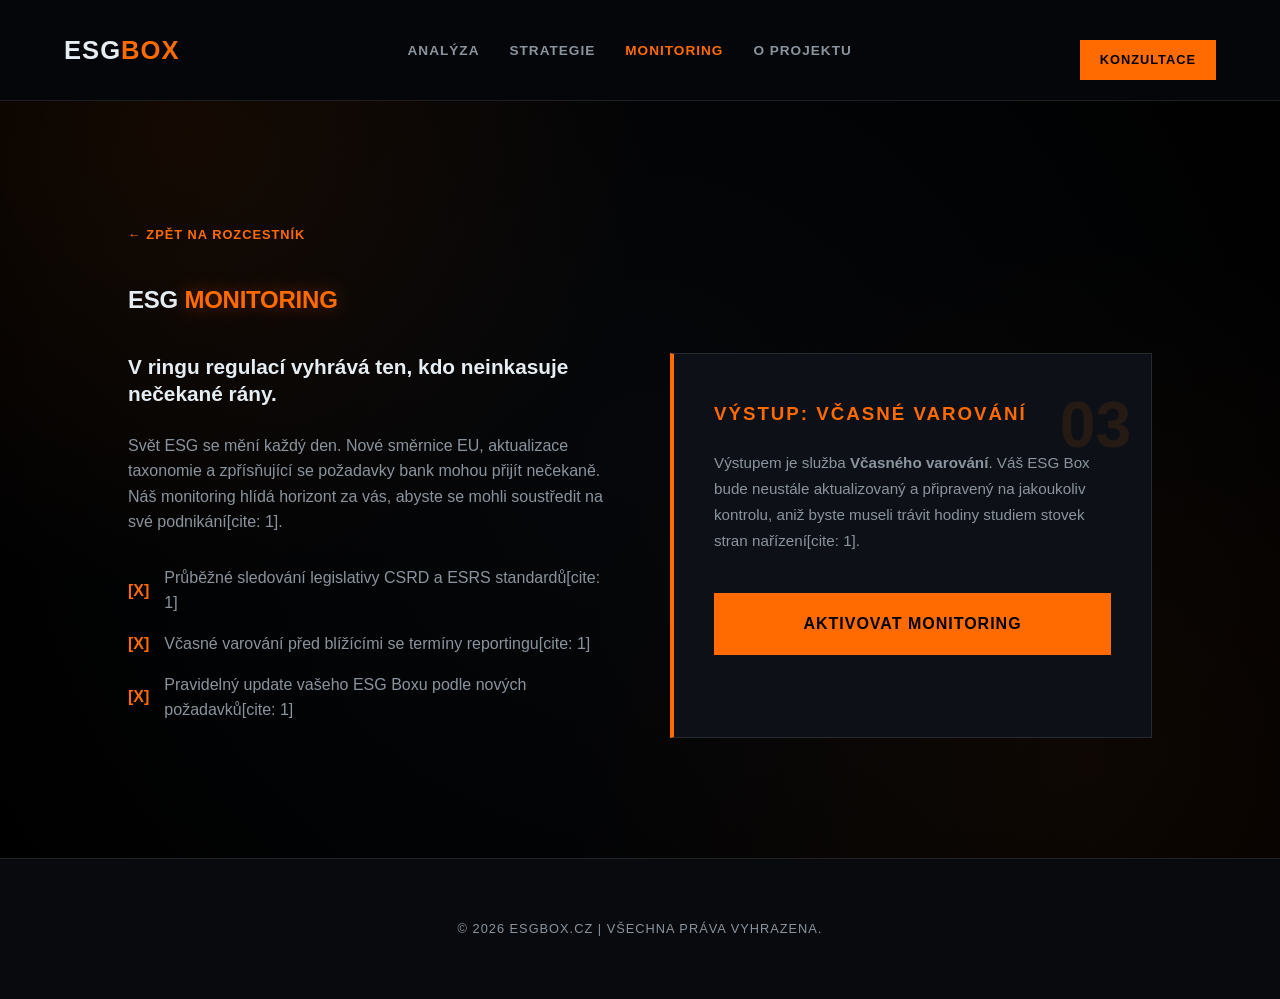
<file: monitoring.html>
<!DOCTYPE html>
<html lang="cs">
<head>
    <meta charset="UTF-8">
    <meta name="viewport" content="width=device-width, initial-scale=1.0">
    <title>Monitoring ESG legislativy | ESG BOX</title>
    <meta name="description" content="Buďte vždy o krok napřed před evropskou legislativou. Sledujeme změny v CSRD a taxonomii za vás.">
    <!-- Cesta k CSS o úroveň výš -->
    <link rel="stylesheet" href="../styles.css">
</head>
<body>

    <!-- Navigace - Cesty zpět na hlavní web -->
    <nav>
        <a href="../index.html" class="logo">ESG<span>BOX</span></a>
        <ul>
            <li><a href="analyza.html">Analýza</a></li>
            <li><a href="strategie.html">Strategie</a></li>
            <li><a href="monitoring.html" style="color: var(--accent-color);">Monitoring</a></li>
            <li><a href="../index.html#about">O projektu</a></li>
        </ul>
        <a href="../index.html#contact" class="cta-button" style="padding: 10px 20px; font-size: 0.8rem;">Konzultace</a>
    </nav>

    <!-- Detail Služby: Monitoring -->
    <section>
        <div style="margin-bottom: 40px;">
            <a href="../index.html" style="color: var(--accent-color); text-decoration: none; font-size: 0.8rem; font-weight: 800; letter-spacing: 1px;">← ZPĚT NA ROZCESTNÍK</a>
        </div>
        
        <h1>ESG <span class="highlight">Monitoring</span></h1>
        
        <div style="display: grid; grid-template-columns: repeat(auto-fit, minmax(300px, 1fr)); gap: 60px; margin-top: 40px;">
            <div class="content-text">
                <p style="font-size: 1.3rem; color: var(--text-main); margin-bottom: 25px; font-weight: 600; line-height: 1.3;">
                    V ringu regulací vyhrává ten, kdo neinkasuje nečekané rány.
                </p>
                <p style="color: var(--text-dim); margin-bottom: 20px;">
                    Svět ESG se mění každý den. Nové směrnice EU, aktualizace taxonomie a zpřísňující se požadavky bank mohou přijít nečekaně. Náš monitoring hlídá horizont za vás, abyste se mohli soustředit na své podnikání[cite: 1].
                </p>
                <ul style="list-style: none; color: var(--text-dim); margin-top: 30px;">
                    <li style="margin-bottom: 15px; display: flex; align-items: center;">
                        <span style="color: var(--accent-color); margin-right: 15px; font-weight: 900;">[X]</span> Průběžné sledování legislativy CSRD a ESRS standardů[cite: 1]
                    </li>
                    <li style="margin-bottom: 15px; display: flex; align-items: center;">
                        <span style="color: var(--accent-color); margin-right: 15px; font-weight: 900;">[X]</span> Včasné varování před blížícími se termíny reportingu[cite: 1]
                    </li>
                    <li style="margin-bottom: 15px; display: flex; align-items: center;">
                        <span style="color: var(--accent-color); margin-right: 15px; font-weight: 900;">[X]</span> Pravidelný update vašeho ESG Boxu podle nových požadavků[cite: 1]
                    </li>
                </ul>
            </div>

            <!-- "The Box" Vizuální prvek pro Monitoring[cite: 1] -->
            <div style="background: var(--card-bg); padding: 50px 40px; border: 1px solid var(--border-color); border-left: 4px solid var(--accent-color); position: relative;">
                <div style="position: absolute; top: 20px; right: 20px; opacity: 0.1; font-size: 4rem; font-weight: 900; color: var(--accent-color);">03</div>
                <h3 style="color: var(--accent-color); margin-bottom: 25px; letter-spacing: 2px;">VÝSTUP: VČASNÉ VAROVÁNÍ</h3>
                <p style="color: var(--text-dim); font-size: 0.95rem; line-height: 1.7;">
                    Výstupem je služba <strong>Včasného varování</strong>. Váš ESG Box bude neustále aktualizovaný a připravený na jakoukoliv kontrolu, aniž byste museli trávit hodiny studiem stovek stran nařízení[cite: 1].
                </p>
                <div style="margin-top: 40px;">
                    <a href="../index.html#contact" class="cta-button" style="width: 100%; text-align: center; display: block;">AKTIVOVAT MONITORING</a>
                </div>
            </div>
        </div>
    </section>

    <!-- Footer[cite: 1] -->
    <footer style="padding: 60px 10%; border-top: 1px solid var(--border-color); text-align: center; font-size: 0.8rem; color: var(--text-dim); background: #080a0d;">
        <p style="letter-spacing: 1px;">&copy; 2026 ESGBOX.CZ | VŠECHNA PRÁVA VYHRAZENA.</p>
    </footer>

    <!-- Propojení skriptu o úroveň výš[cite: 1] -->
    <script src="../script.js"></script>
</body>
</html>
</file>
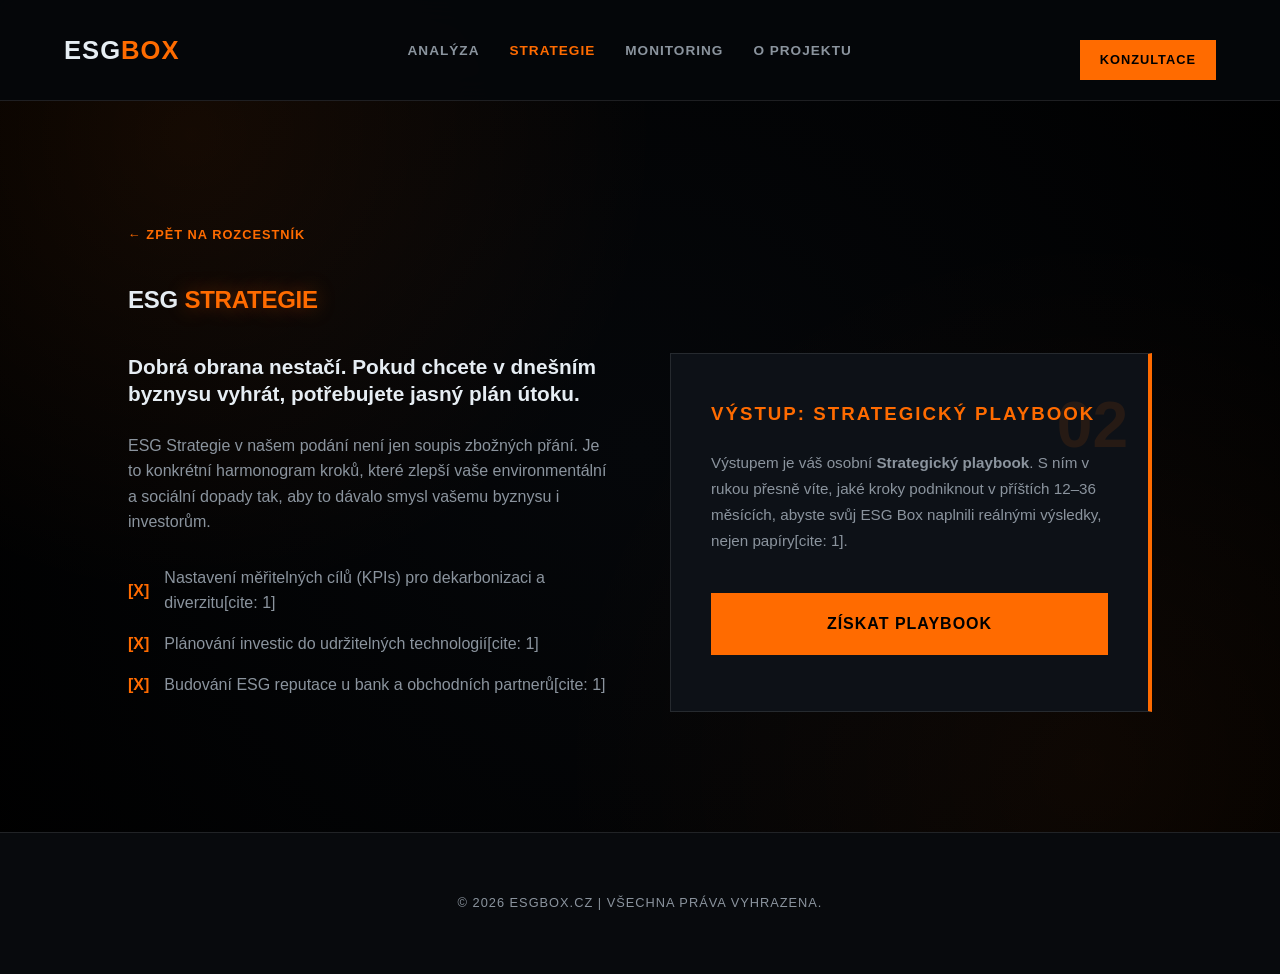
<file: strategie.htm>
<!DOCTYPE html>
<html lang="cs">
<head>
    <meta charset="UTF-8">
    <meta name="viewport" content="width=device-width, initial-scale=1.0">
    <title>ESG Strategie | ESG BOX</title>
    <meta name="description" content="Proměňte ESG reporting v úderný plán pro růst vaší firmy. Navrhneme strategii, která vás posune před konkurenci.">
    <!-- Cesta k CSS o úroveň výš -->
    <link rel="stylesheet" href="../styles.css">
</head>
<body>

    <!-- Navigace s funkčními odkazy zpět na hlavní web -->
    <nav>
        <a href="../index.html" class="logo">ESG<span>BOX</span></a>
        <ul>
            <li><a href="analyza.html">Analýza</a></li>
            <li><a href="strategie.html" style="color: var(--accent-color);">Strategie</a></li>
            <li><a href="monitoring.html">Monitoring</a></li>
            <li><a href="../index.html#about">O projektu</a></li>
        </ul>
        <a href="../index.html#contact" class="cta-button" style="padding: 10px 20px; font-size: 0.8rem;">Konzultace</a>
    </nav>

    <!-- Detail Služby: Strategie -->
    <section>
        <div style="margin-bottom: 40px;">
            <a href="../index.html" style="color: var(--accent-color); text-decoration: none; font-size: 0.8rem; font-weight: 800; letter-spacing: 1px;">← ZPĚT NA ROZCESTNÍK</a>
        </div>
        
        <h1>ESG <span class="highlight">Strategie</span></h1>
        
        <div style="display: grid; grid-template-columns: repeat(auto-fit, minmax(300px, 1fr)); gap: 60px; margin-top: 40px;">
            <div class="content-text">
                <p style="font-size: 1.3rem; color: var(--text-main); margin-bottom: 25px; font-weight: 600; line-height: 1.3;">
                    Dobrá obrana nestačí. Pokud chcete v dnešním byznysu vyhrát, potřebujete jasný plán útoku.
                </p>
                <p style="color: var(--text-dim); margin-bottom: 20px;">
                    ESG Strategie v našem podání není jen soupis zbožných přání. Je to konkrétní harmonogram kroků, které zlepší vaše environmentální a sociální dopady tak, aby to dávalo smysl vašemu byznysu i investorům.
                </p>
                <ul style="list-style: none; color: var(--text-dim); margin-top: 30px;">
                    <li style="margin-bottom: 15px; display: flex; align-items: center;">
                        <span style="color: var(--accent-color); margin-right: 15px; font-weight: 900;">[X]</span> Nastavení měřitelných cílů (KPIs) pro dekarbonizaci a diverzitu[cite: 1]
                    </li>
                    <li style="margin-bottom: 15px; display: flex; align-items: center;">
                        <span style="color: var(--accent-color); margin-right: 15px; font-weight: 900;">[X]</span> Plánování investic do udržitelných technologií[cite: 1]
                    </li>
                    <li style="margin-bottom: 15px; display: flex; align-items: center;">
                        <span style="color: var(--accent-color); margin-right: 15px; font-weight: 900;">[X]</span> Budování ESG reputace u bank a obchodních partnerů[cite: 1]
                    </li>
                </ul>
            </div>

            <!-- "The Box" Vizuální prvek pro Strategii[cite: 1] -->
            <div style="background: var(--card-bg); padding: 50px 40px; border: 1px solid var(--border-color); border-right: 4px solid var(--accent-color); position: relative;">
                <div style="position: absolute; top: 20px; right: 20px; opacity: 0.1; font-size: 4rem; font-weight: 900; color: var(--accent-color);">02</div>
                <h3 style="color: var(--accent-color); margin-bottom: 25px; letter-spacing: 2px;">VÝSTUP: STRATEGICKÝ PLAYBOOK</h3>
                <p style="color: var(--text-dim); font-size: 0.95rem; line-height: 1.7;">
                    Výstupem je váš osobní <strong>Strategický playbook</strong>. S ním v rukou přesně víte, jaké kroky podniknout v příštích 12–36 měsících, abyste svůj ESG Box naplnili reálnými výsledky, nejen papíry[cite: 1].
                </p>
                <div style="margin-top: 40px;">
                    <a href="../index.html#contact" class="cta-button" style="width: 100%; text-align: center; display: block;">ZÍSKAT PLAYBOOK</a>
                </div>
            </div>
        </div>
    </section>

    <!-- Footer[cite: 1] -->
    <footer style="padding: 60px 10%; border-top: 1px solid var(--border-color); text-align: center; font-size: 0.8rem; color: var(--text-dim); background: #080a0d;">
        <p style="letter-spacing: 1px;">&copy; 2026 ESGBOX.CZ | VŠECHNA PRÁVA VYHRAZENA.</p>
    </footer>

    <!-- Propojení sdíleného skriptu o úroveň výš[cite: 1] -->
    <script src="../script.js"></script>
</body>
</html>
</file>
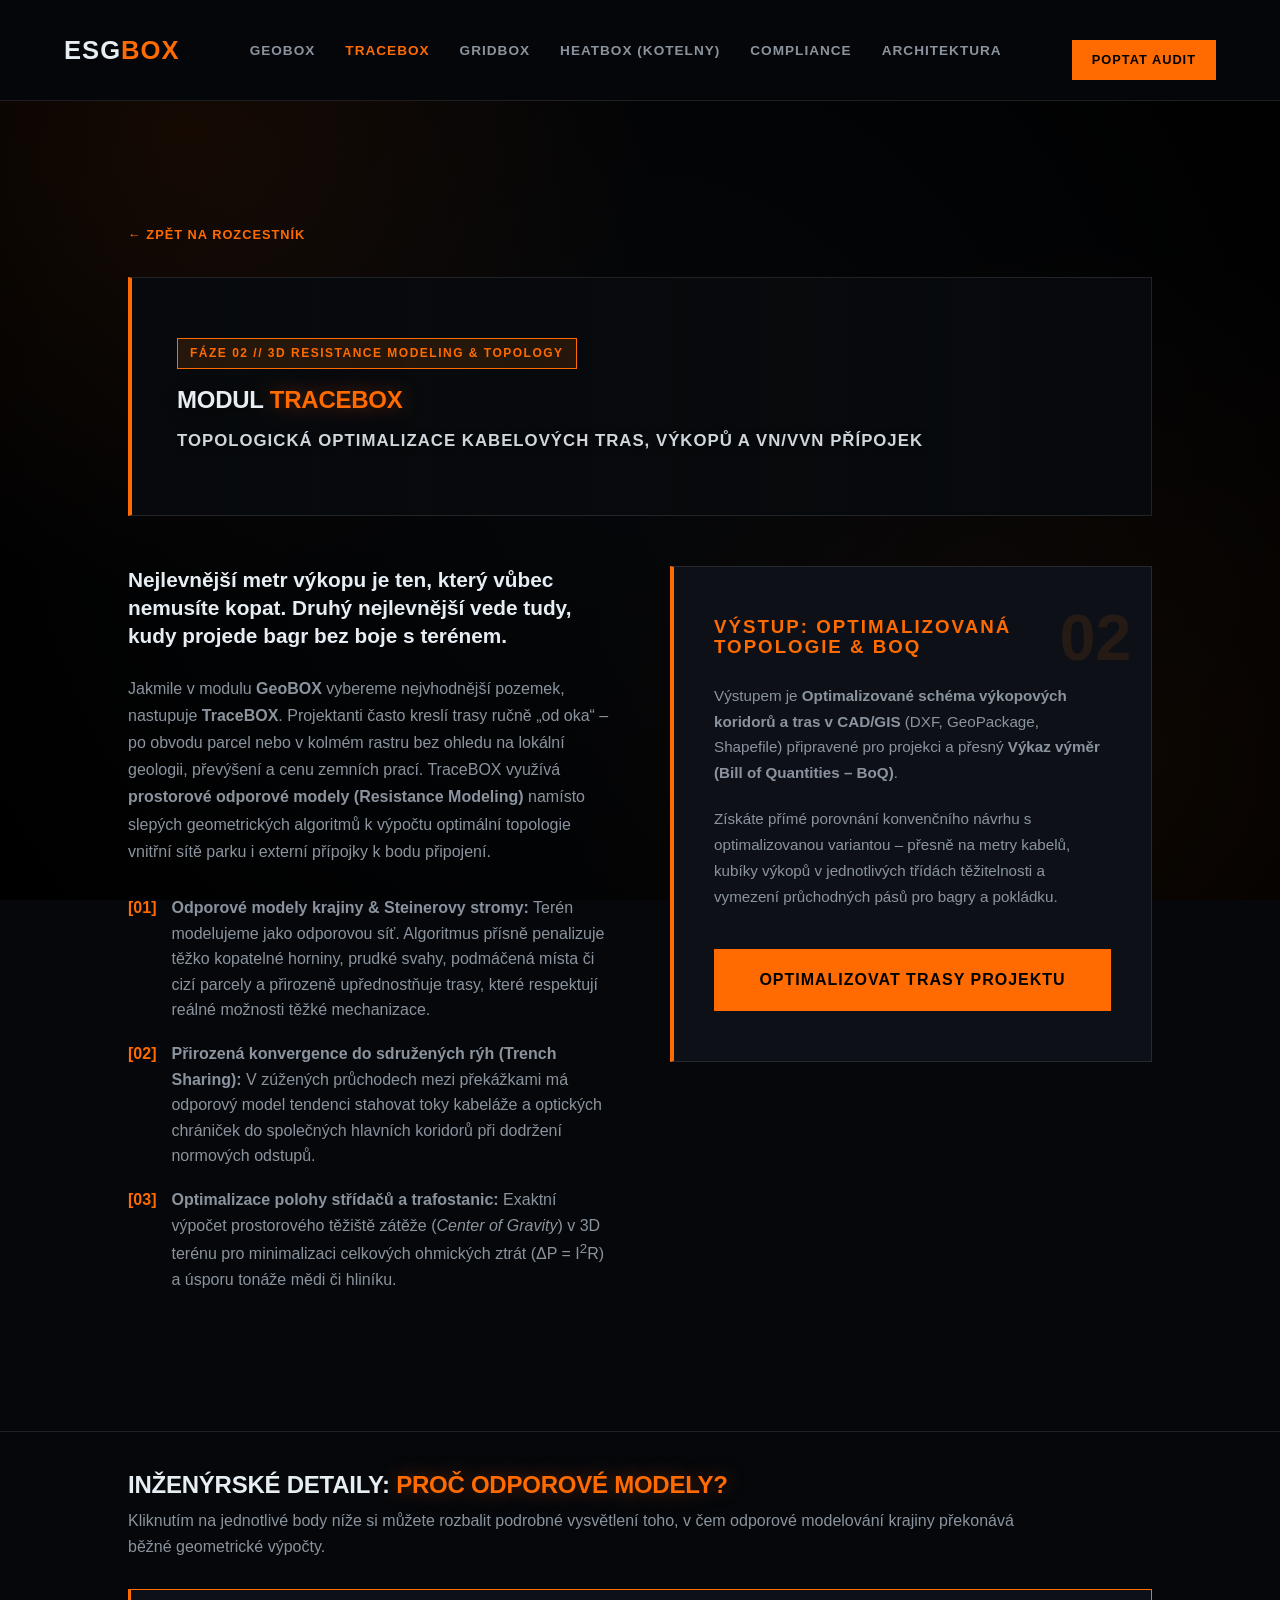
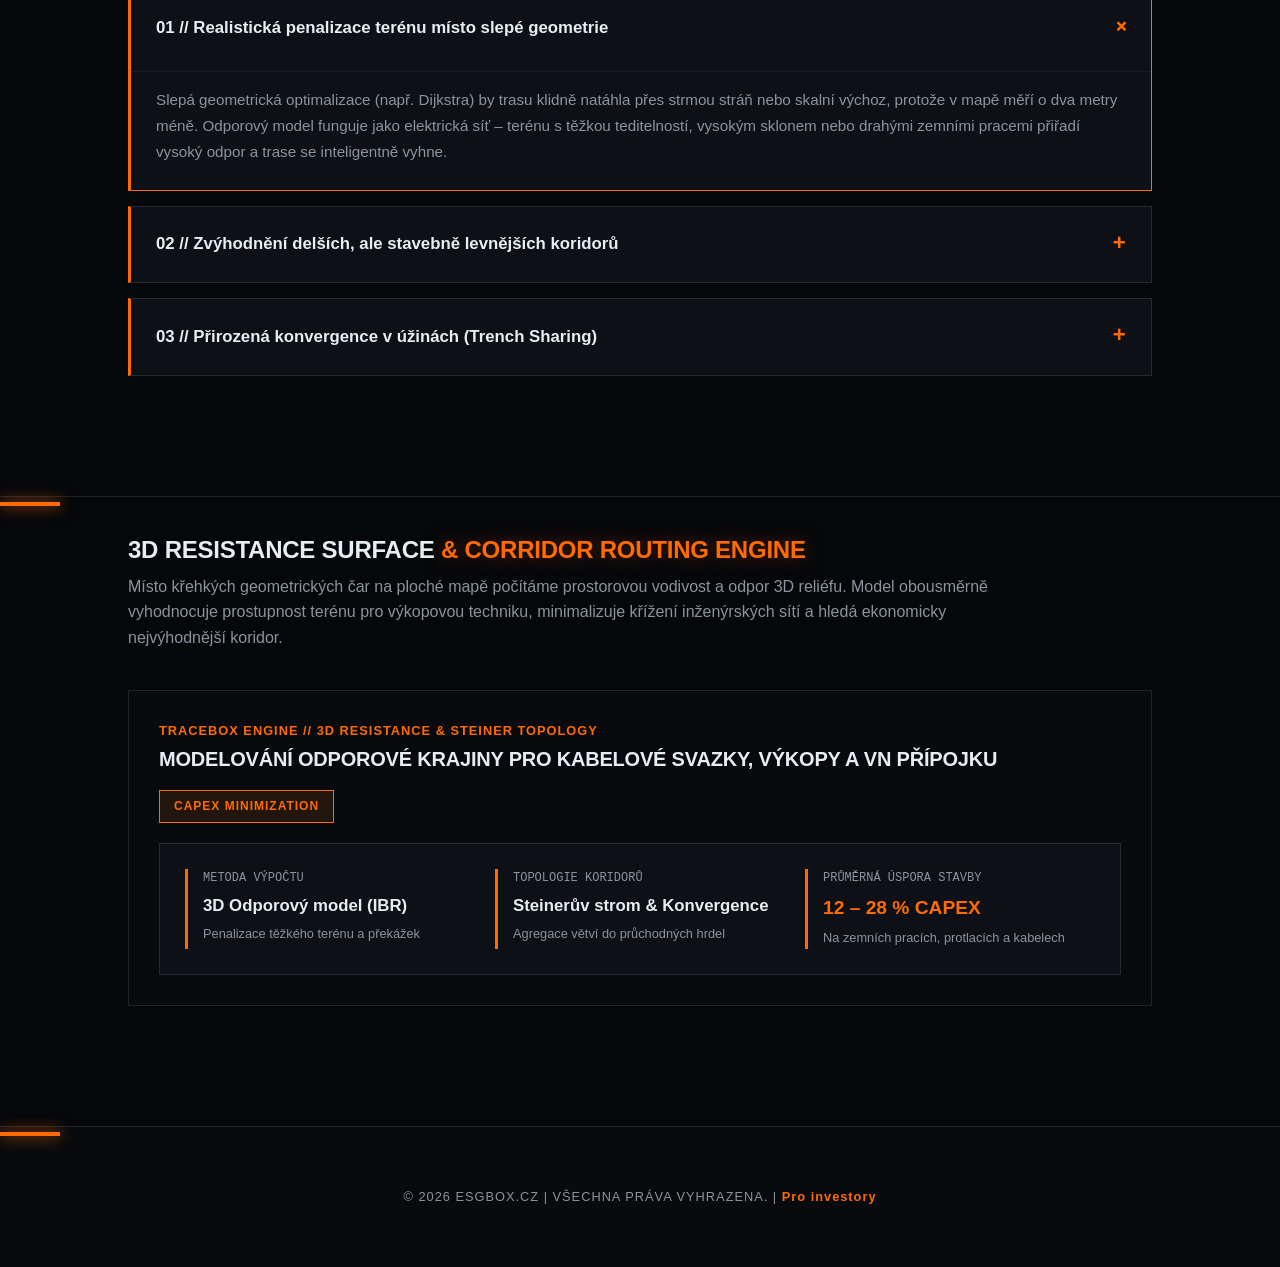
<file: services/strategie.html>
<!DOCTYPE html>
<html lang="cs">
<head>
    <meta charset="UTF-8">
    <meta name="viewport" content="width=device-width, initial-scale=1.0">
    <title>TraceBOX – Topologická optimalizace kabelových tras a přípojek | ESGBOX</title>
    <meta name="description" content="Matematická optimalizace kabelových a výkopových tras pro FVE, větrné parky a VN přípojky pomocí 3D odporových modelů krajiny a Steinerových stromů.">
    <link rel="stylesheet" href="../styles.css">
    <style>
        /* Kontejner pro hero nadpis s decentním videem na pozadí */
        .hero-video-banner {
            position: relative;
            padding: 60px 45px;
            border: 1px solid var(--border-color);
            border-left: 4px solid var(--accent-color);
            overflow: hidden;
            background: #080a0d;
            margin-bottom: 50px;
        }

        .hero-video-banner video {
            position: absolute;
            top: 50%;
            left: 50%;
            min-width: 100%;
            min-height: 100%;
            width: auto;
            height: auto;
            transform: translate(-50%, -50%);
            object-fit: cover;
            filter: brightness(0.45) contrast(1.1) saturate(0.85);
            z-index: 1;
            pointer-events: none;
        }

        /* Přechodová vrstva pro čitelnost textu vlevo */
        .hero-video-overlay {
            position: absolute;
            inset: 0;
            background: linear-gradient(
                90deg,
                rgba(8, 10, 13, 0.85) 0%,
                rgba(8, 10, 13, 0.55) 55%,
                rgba(8, 10, 13, 0.25) 100%
            );
            backdrop-filter: blur(1px);
            z-index: 2;
            pointer-events: none;
        }

        .hero-video-content {
            position: relative;
            z-index: 3;
            max-width: 850px;
        }

        .hero-badge {
            display: inline-block;
            background: rgba(255, 122, 0, 0.12);
            border: 1px solid var(--accent-color);
            color: var(--accent-color);
            font-size: 0.75rem;
            font-weight: 800;
            letter-spacing: 1.5px;
            padding: 5px 12px;
            margin-bottom: 18px;
            text-transform: uppercase;
        }

        /* Styly pro rozklikávací záložky (Accordion / Details) */
        .accordion-container {
            display: flex;
            flex-direction: column;
            gap: 15px;
            margin-top: 30px;
        }

        .accordion-item {
            background: #0d1117;
            border: 1px solid var(--border-color);
            border-left: 3px solid var(--accent-color);
            transition: border-color 0.2s ease;
        }

        .accordion-item[open] {
            border-color: var(--accent-color);
        }

        .accordion-summary {
            padding: 20px 25px;
            font-size: 1.05rem;
            font-weight: 700;
            color: var(--text-main);
            cursor: pointer;
            display: flex;
            justify-content: space-between;
            align-items: center;
            user-select: none;
        }

        .accordion-summary::-webkit-details-marker {
            display: none;
        }

        .accordion-summary::after {
            content: '+';
            font-family: monospace;
            font-size: 1.4rem;
            color: var(--accent-color);
            font-weight: 900;
            transition: transform 0.2s ease;
        }

        .accordion-item[open] .accordion-summary::after {
            transform: rotate(45deg);
        }

        .accordion-content {
            padding: 0 25px 25px 25px;
            color: var(--text-dim);
            font-size: 0.95rem;
            line-height: 1.7;
            border-top: 1px solid rgba(255, 255, 255, 0.05);
            margin-top: 5px;
            padding-top: 15px;
        }
    </style>
</head>
<body>

    <nav>
        <a href="../index.html" class="logo">ESG<span>BOX</span></a>
        <ul>
            <li><a href="analyza.html">GeoBOX</a></li>
            <li><a href="strategie.html" style="color: var(--accent-color);">TraceBOX</a></li>
            <li><a href="monitoring.html">GridBOX</a></li>
            <li><a href="kotelny.html">HeatBOX (Kotelny)</a></li>
            <li><a href="organizace.html">Compliance</a></li>
            <li><a href="../index.html#about">Architektura</a></li>
        </ul>
        <a href="../index.html#contact" class="cta-button" style="padding: 10px 20px; font-size: 0.8rem;">Poptat audit</a>
    </nav>

    <section>
        <div style="margin-bottom: 30px;">
            <a href="../index.html" style="color: var(--accent-color); text-decoration: none; font-size: 0.8rem; font-weight: 800; letter-spacing: 1px;">← ZPĚT NA ROZCESTNÍK</a>
        </div>
        
        <!-- Hero blok s videem pod nadpisem -->
        <div class="hero-video-banner">
            <video autoplay loop muted playsinline src="../assets/video1.mp4">
                <source src="../assets/video1.mp4" type="video/mp4">
            </video>
            <div class="hero-video-overlay"></div>
            <div class="hero-video-content">
                <span class="hero-badge">Fáze 02 // 3D Resistance Modeling &amp; Topology</span>
                <h1 style="margin: 0; text-shadow: 0 2px 15px rgba(0, 0, 0, 0.85);">Modul <span class="highlight">TraceBOX</span></h1>
                <p style="color: var(--text-main); opacity: 0.9; margin-top: 14px; font-size: 1.05rem; text-transform: uppercase; letter-spacing: 1px; font-weight: 600; text-shadow: 0 1px 8px rgba(0, 0, 0, 0.9);">
                    Topologická optimalizace kabelových tras, výkopů a VN/VVN přípojek
                </p>
            </div>
        </div>
        
        <div style="display: grid; grid-template-columns: repeat(auto-fit, minmax(320px, 1fr)); gap: 60px; margin-top: 40px; align-items: start;">
            <div class="content-text">
                <p style="font-size: 1.3rem; color: var(--text-main); margin-bottom: 25px; font-weight: 600; line-height: 1.35;">
                    Nejlevnější metr výkopu je ten, který vůbec nemusíte kopat. Druhý nejlevnější vede tudy, kudy projede bagr bez boje s terénem.
                </p>
                <p style="color: var(--text-dim); margin-bottom: 20px; line-height: 1.7;">
                    Jakmile v modulu <strong>GeoBOX</strong> vybereme nejvhodnější pozemek, nastupuje <strong>TraceBOX</strong>. Projektanti často kreslí trasy ručně „od oka“ – po obvodu parcel nebo v kolmém rastru bez ohledu na lokální geologii, převýšení a cenu zemních prací. TraceBOX využívá <strong>prostorové odporové modely (Resistance Modeling)</strong> namísto slepých geometrických algoritmů k výpočtu optimální topologie vnitřní sítě parku i externí přípojky k bodu připojení.
                </p>
                <ul style="list-style: none; color: var(--text-dim); margin-top: 30px;">
                    <li style="margin-bottom: 18px; display: flex; align-items: flex-start;">
                        <span style="color: var(--accent-color); margin-right: 15px; font-weight: 900;">[01]</span>
                        <span><strong>Odporové modely krajiny &amp; Steinerovy stromy:</strong> Terén modelujeme jako odporovou síť. Algoritmus přísně penalizuje těžko kopatelné horniny, prudké svahy, podmáčená místa či cizí parcely a přirozeně upřednostňuje trasy, které respektují reálné možnosti těžké mechanizace.</span>
                    </li>
                    <li style="margin-bottom: 18px; display: flex; align-items: flex-start;">
                        <span style="color: var(--accent-color); margin-right: 15px; font-weight: 900;">[02]</span>
                        <span><strong>Přirozená konvergence do sdružených rýh (Trench Sharing):</strong> V zúžených průchodech mezi překážkami má odporový model tendenci stahovat toky kabeláže a optických chrániček do společných hlavních koridorů při dodržení normových odstupů.</span>
                    </li>
                    <li style="margin-bottom: 18px; display: flex; align-items: flex-start;">
                        <span style="color: var(--accent-color); margin-right: 15px; font-weight: 900;">[03]</span>
                        <span><strong>Optimalizace polohy střídačů a trafostanic:</strong> Exaktní výpočet prostorového těžiště zátěže (<em>Center of Gravity</em>) v 3D terénu pro minimalizaci celkových ohmických ztrát (&Delta;P = I<sup>2</sup>R) a úsporu tonáže mědi či hliníku.</span>
                    </li>
                </ul>
            </div>

            <!-- Pravý sloupec: Karta výstupu -->
            <div style="background: var(--card-bg); padding: 50px 40px; border: 1px solid var(--border-color); border-left: 4px solid var(--accent-color); position: relative;">
                <div style="position: absolute; top: 20px; right: 20px; opacity: 0.1; font-size: 4rem; font-weight: 900; color: var(--accent-color);">02</div>
                <h3 style="color: var(--accent-color); margin-bottom: 25px; letter-spacing: 2px;">VÝSTUP: OPTIMALIZOVANÁ TOPOLOGIE &amp; BOQ</h3>
                <p style="color: var(--text-dim); font-size: 0.95rem; line-height: 1.7; margin-bottom: 20px;">
                    Výstupem je <strong>Optimalizované schéma výkopových koridorů a tras v CAD/GIS</strong> (DXF, GeoPackage, Shapefile) připravené pro projekci a přesný <strong>Výkaz výměr (Bill of Quantities – BoQ)</strong>.
                </p>
                <p style="color: var(--text-dim); font-size: 0.95rem; line-height: 1.7;">
                    Získáte přímé porovnání konvenčního návrhu s optimalizovanou variantou – přesně na metry kabelů, kubíky výkopů v jednotlivých třídách těžitelnosti a vymezení průchodných pásů pro bagry a pokládku.
                </p>
                <div style="margin-top: 40px;">
                    <a href="../index.html#contact" class="cta-button" style="width: 100%; text-align: center; display: block;">OPTIMALIZOVAT TRASY PROJEKTU</a>
                </div>
            </div>
        </div>
    </section>

    <!-- Sekce s rozklikávacími záložkami pro výhody odporových modelů -->
    <section style="padding-top: 40px; border-top: 1px solid var(--border-color);">
        <h2>Inženýrské detaily: <span class="highlight">Proč odporové modely?</span></h2>
        <p style="color: var(--text-dim); margin-top: 10px; max-width: 900px;">
            Kliknutím na jednotlivé body níže si můžete rozbalit podrobné vysvětlení toho, v čem odporové modelování krajiny překonává běžné geometrické výpočty.
        </p>

        <div class="accordion-container">
            <details class="accordion-item" open>
                <summary class="accordion-summary">01 // Realistická penalizace terénu místo slepé geometrie</summary>
                <div class="accordion-content">
                    Slepá geometrická optimalizace (např. Dijkstra) by trasu klidně natáhla přes strmou stráň nebo skalní výchoz, protože v mapě měří o dva metry méně. Odporový model funguje jako elektrická síť – terénu s těžkou teditelností, vysokým sklonem nebo drahými zemními pracemi přiřadí vysoký odpor a trase se inteligentně vyhne.
                </div>
            </details>

            <details class="accordion-item">
                <summary class="accordion-summary">02 // Zvýhodnění delších, ale stavebně levnějších koridorů</summary>
                <div class="accordion-content">
                    Model přirozeně upřednostní variantu, která je sice o něco delší, ale vede po rovině, kde bagr jede na plný plyn a pokládka běží bez zádrhelů, než aby se trasa kličkovala v náročném terénu, kde by každý metr stál násobky na bourání kamene a složitých výkopech.
                </div>
            </details>

            <details class="accordion-item">
                <summary class="accordion-summary">03 // Přirozená konvergence v úžinách (Trench Sharing)</summary>
                <div class="accordion-content">
                    V místech, kde se trasa musí vejít do úzkého průsmyku mezi překážkami, má odporový model tendenci stahovat toky kabeláže a optických chrániček do společných hlavních koridorů. Výsledkem je, že se nákladné výkopové hrdlo provede efektivně jen jednou při dodržení všech normových odstupů.
                </div>
            </details>
        </div>
    </section>

    <!-- Spodní technická sekce -->
    <section style="padding-top: 40px; border-top: 1px solid var(--border-color);">
        <h2>3D Resistance Surface <span class="highlight">&amp; Corridor Routing Engine</span></h2>
        <p style="color: var(--text-dim); margin-top: 10px; max-width: 900px;">
            Místo křehkých geometrických čar na ploché mapě počítáme prostorovou vodivost a odpor 3D reliéfu. Model obousměrně vyhodnocuje prostupnost terénu pro výkopovou techniku, minimalizuje křížení inženýrských sítí a hledá ekonomicky nejvýhodnější koridor.
        </p>

        <div style="background: #080a0d; border: 1px solid var(--border-color); padding: 30px; margin-top: 40px;">
            <div style="display: flex; justify-content: space-between; align-items: center; flex-wrap: wrap; gap: 20px; margin-bottom: 20px;">
                <div>
                    <div style="font-size: 0.8rem; color: var(--accent-color); font-weight: 800; letter-spacing: 1px; margin-bottom: 6px;">TRACEBOX ENGINE // 3D RESISTANCE &amp; STEINER TOPOLOGY</div>
                    <h3 style="color: var(--text-main); font-size: 1.25rem;">Modelování odporové krajiny pro kabelové svazky, výkopy a VN přípojku</h3>
                </div>
                <div style="background: rgba(255, 122, 0, 0.1); border: 1px solid var(--accent-color); padding: 6px 14px; font-size: 0.75rem; color: var(--accent-color); font-weight: 700; letter-spacing: 1px;">
                    CAPEX MINIMIZATION
                </div>
            </div>

            <!-- Inženýrská metrika / Srovnávací panel -->
            <div style="display: grid; grid-template-columns: repeat(auto-fit, minmax(220px, 1fr)); gap: 20px; border: 1px solid var(--border-color); background: #0d1117; padding: 25px;">
                <div style="border-left: 3px solid var(--accent-color); padding-left: 15px;">
                    <div style="font-family: monospace; font-size: 0.75rem; color: var(--text-dim);">METODA VÝPOČTU</div>
                    <div style="color: var(--text-main); font-weight: 700; font-size: 1.05rem; margin-top: 5px;">3D Odporový model (IBR)</div>
                    <div style="font-size: 0.8rem; color: var(--text-dim); margin-top: 4px;">Penalizace těžkého terénu a překážek</div>
                </div>
                <div style="border-left: 3px solid var(--accent-color); padding-left: 15px;">
                    <div style="font-family: monospace; font-size: 0.75rem; color: var(--text-dim);">TOPOLOGIE KORIDORŮ</div>
                    <div style="color: var(--text-main); font-weight: 700; font-size: 1.05rem; margin-top: 5px;">Steinerův strom &amp; Konvergence</div>
                    <div style="font-size: 0.8rem; color: var(--text-dim); margin-top: 4px;">Agregace větví do průchodných hrdel</div>
                </div>
                <div style="border-left: 3px solid var(--accent-color); padding-left: 15px;">
                    <div style="font-family: monospace; font-size: 0.75rem; color: var(--text-dim);">PRŮMĚRNÁ ÚSPORA STAVBY</div>
                    <div style="color: var(--accent-color); font-weight: 800; font-size: 1.2rem; margin-top: 5px;">12 – 28 % CAPEX</div>
                    <div style="font-size: 0.8rem; color: var(--text-dim); margin-top: 4px;">Na zemních pracích, protlacích a kabelech</div>
                </div>
            </div>
        </div>
    </section>

    <footer style="padding: 60px 10%; border-top: 1px solid var(--border-color); text-align: center; font-size: 0.8rem; color: var(--text-dim); background: #080a0d;">
        <p style="letter-spacing: 1px;">
            &copy; 2026 ESGBOX.CZ | VŠECHNA PRÁVA VYHRAZENA. | 
            <a href="../index.html#investors" style="color: var(--accent-color); text-decoration: none; font-weight: 700;">Pro investory</a>
        </p>
    </footer>

    <script src="../script.js"></script>
</body>
</html>
</file>
<file: styles.css>
/* 
 * ESG BOX - Power-Box Design System 
 * Orange Edition v2.0
 */

:root {
    --primary-bg: #05070a;      /* Černá barva boxu */
    --card-bg: #0d1117;         /* Původní barva těla webu */
    --accent-color: #ff6b00;    /* Bojová oranžová */
    --accent-glow: rgba(255, 107, 0, 0.4);
    --text-main: #e6edf3;       /* Světlý text[cite: 1] */
    --text-dim: #8b949e;        /* Šedý text[cite: 1] */
    --border-color: rgba(255, 255, 255, 0.1);
    --transition-fast: 0.2s cubic-bezier(0.17, 0.67, 0.83, 0.67);
}

/* --- ZÁKLADNÍ NASTAVENÍ --- */
* {
    margin: 0;
    padding: 0;
    box-sizing: border-box;
}

body {
    background-color: var(--primary-bg);
    color: var(--text-main);
    font-family: 'Segoe UI', Roboto, Helvetica, Arial, sans-serif;
    line-height: 1.6;
    overflow-x: hidden;
}

/* Dynamický gradient na pozadí */
body::before {
    content: "";
    position: fixed;
    top: 0; left: 0; width: 100%; height: 100%;
    background: radial-gradient(circle at 15% 15%, rgba(255, 107, 0, 0.04) 0%, transparent 40%);
    z-index: -1;
}

/* --- TYPOGRAFIE --- */
h1, h2, h3 {
    text-transform: uppercase;
    letter-spacing: -0.01em;
    font-weight: 800;
    line-height: 1.1;
}

.highlight {
    color: var(--accent-color);
    text-shadow: 0 0 20px var(--accent-glow);
}

/* --- NAVIGACE[cite: 1] --- */
nav {
    display: flex;
    justify-content: space-between;
    align-items: center;
    padding: 20px 5%;
    background: rgba(5, 7, 10, 0.9);
    backdrop-filter: blur(15px);
    position: sticky;
    top: 0;
    z-index: 1000;
    border-bottom: 1px solid var(--border-color);
}

.logo {
    font-weight: 900;
    font-size: 1.6rem;
    color: var(--text-main);
    text-decoration: none;
    transition: transform 0.1s ease-out; /* Pro magnetic efekt v JS */
}

.logo span { color: var(--accent-color); }

nav ul { display: flex; list-style: none; gap: 30px; }
nav a {
    text-decoration: none;
    color: var(--text-dim);
    font-weight: 600;
    font-size: 0.85rem;
    text-transform: uppercase;
    letter-spacing: 1px;
    transition: var(--transition-fast);
}

nav a:hover { color: var(--accent-color); }

/* --- SECTIONS[cite: 1] --- */
section {
    padding: 120px 10%;
    max-width: 1400px;
    margin: 0 auto;
}

/* --- SERVICES GRID (The "Box" Look)[cite: 1] --- */
.services-grid {
    display: grid;
    grid-template-columns: repeat(auto-fit, minmax(300px, 1fr));
    gap: 1px; /* Tenké linky jako spoje krabice */
    background: var(--border-color);
    border: 1px solid var(--border-color);
    margin-top: 50px;
}

.service-card {
    background: var(--card-bg);
    padding: 60px 40px;
    transition: var(--transition-fast);
    position: relative;
    overflow: hidden;
}

.service-card:hover {
    background: #161b22;
    transform: scale(1.02);
    z-index: 10;
    box-shadow: 0 20px 50px rgba(0, 0, 0, 0.6), 0 0 15px rgba(255, 107, 0, 0.05);
}

.service-card::before {
    content: "";
    position: absolute;
    left: 0; bottom: 0; width: 100%; height: 0;
    background: var(--accent-color);
    transition: var(--transition-fast);
}

.service-card:hover::before { height: 4px; }

.service-card h3 { color: var(--accent-color); margin-bottom: 15px; }
.service-card p { color: var(--text-dim); font-size: 0.95rem; }

/* --- TLAČÍTKA[cite: 1] --- */
.cta-button {
    display: inline-block;
    padding: 18px 40px;
    background: var(--accent-color);
    color: #000;
    text-decoration: none;
    font-weight: 900;
    text-transform: uppercase;
    letter-spacing: 1px;
    border: none;
    cursor: pointer;
    transition: var(--transition-fast);
    margin-top: 20px;
}

.cta-button:hover {
    transform: translateY(-3px);
    box-shadow: 0 10px 30px var(--accent-glow);
}

/* --- RESPONZIVITA[cite: 1] --- */
@media (max-width: 768px) {
    nav ul { display: none; }
    section { padding: 80px 6%; }
    .services-grid { gap: 15px; background: transparent; border: none; }
    .service-card { border: 1px solid var(--border-color); padding: 40px 30px; }
}

/* Custom Scrollbar pro dospělý vzhled */
::-webkit-scrollbar { width: 8px; }
::-webkit-scrollbar-track { background: var(--primary-bg); }

::-webkit-scrollbar-thumb { background: #30363d; border-radius: 4px; }
::-webkit-scrollbar-thumb:hover { background: var(--accent-color); }
/* --- DYNAMICKÉ POZADÍ S ORANŽOVÝMI ODLESKY --- */
body::before {
    content: "";
    position: fixed;
    top: 0;
    left: 0;
    width: 100%;
    height: 100%;
    /* Kombinace několika gradientů pro hloubku */
    background: 
        radial-gradient(circle at 15% 15%, rgba(255, 107, 0, 0.08) 0%, transparent 35%),
        radial-gradient(circle at 85% 85%, rgba(255, 107, 0, 0.05) 0%, transparent 40%),
        radial-gradient(circle at 50% 50%, rgba(5, 7, 10, 1) 0%, #000 100%);
    z-index: -2; /* Musí být úplně vespod */
    animation: backgroundDrift 20s ease-infinite alternate;
}

/* Jemná animace pohybu odlesků */
@keyframes backgroundDrift {
    0% { transform: scale(1); }
    100% { transform: scale(1.1) translate(10px, 10px); }
}

/* Přidání druhého fixního odlesku pro texturu */
body::after {
    content: "";
    position: fixed;
    top: 0;
    left: 0;
    width: 100%;
    height: 100%;
    background: url('https://www.transparenttextures.com/patterns/stardust.png'); /* Jemný šum pro hi-tech vzhled */
    opacity: 0.1;
    z-index: -1;
    pointer-events: none;
}
section {
    position: relative;
}

/* Světelný odlesk pod nadpisem sekce */
section h2::after {
    content: "";
    position: absolute;
    left: 0;
    bottom: -10px;
    width: 60px;
    height: 4px;
    background: var(--accent-color);
    box-shadow: 0 0 15px var(--accent-color); /* Oranžová záře pod čárou */
}
</file>
